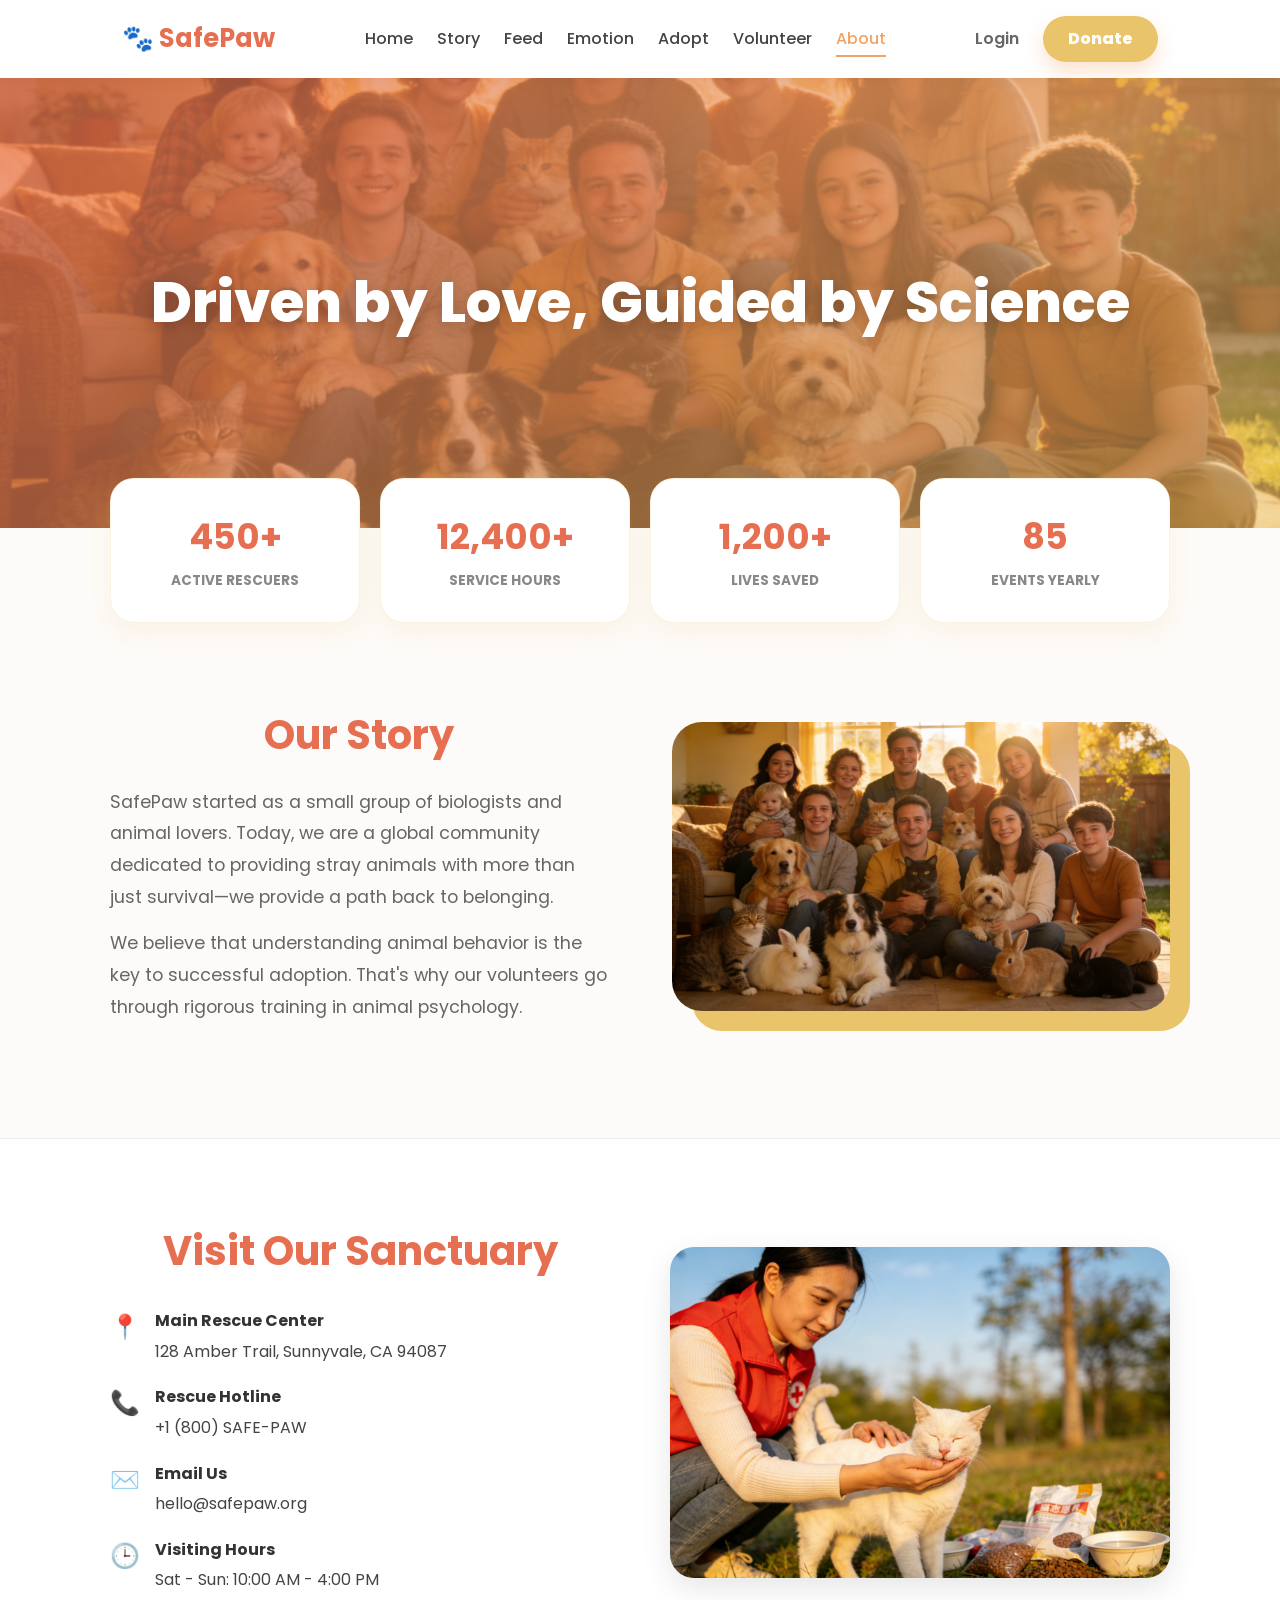
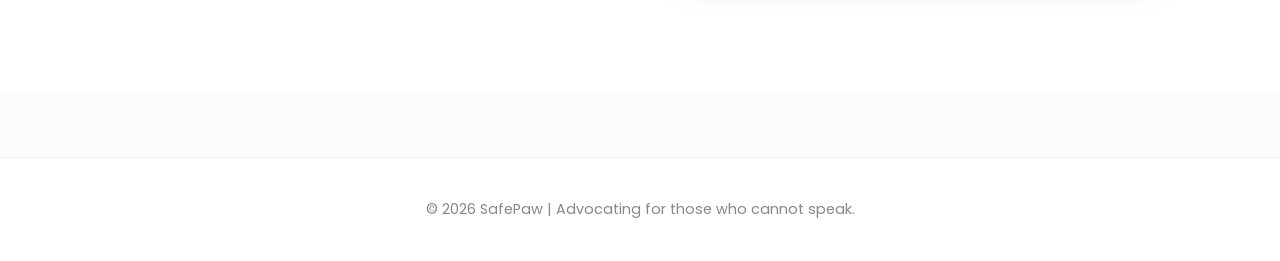
<file: about.html>
<!DOCTYPE html>
<html lang="en">
<head>
    <meta charset="utf-8">
    <meta name="viewport" content="width=device-width,initial-scale=1.0">
    <title>About Us | SafePaw</title>
    <link rel="stylesheet" href="css/style.css">
    <style>
        :root {
            --about-amber: #E9C46A;
            --about-coral: #E76F51;
            --soft-bg: #FDFBF9; /* 与 emotion.html 保持一致 */
        }

        body { background-color: var(--soft-bg); color: #444; margin: 0; }

        /* --- Hero Section --- */
        .about-hero {
            min-height: 50vh;
            background: linear-gradient(135deg, rgba(231,111,81,0.7), rgba(233,196,106,0.5)), 
                        url('images/image_201917.jpg') no-repeat center center/cover;
            display: flex; align-items: center; justify-content: center; text-align: center; color: white;
        }
        .about-hero h1 { font-size: 3.5rem; font-weight: 800; text-shadow: 0 4px 15px rgba(0,0,0,0.2); }

        /* --- 核心数据展示 (新增：救助者、时长、活动) --- */
        .stats-grid {
            display: grid;
            grid-template-columns: repeat(4, 1fr);
            gap: 20px;
            max-width: 1100px;
            margin: -50px auto 80px;
            padding: 0 20px;
        }
        .stat-card {
            background: #fff;
            padding: 30px;
            border-radius: 24px;
            text-align: center;
            box-shadow: 0 10px 30px rgba(233, 196, 106, 0.15);
            border: 1px solid rgba(233, 196, 106, 0.2);
        }
        .stat-card h3 { font-size: 2.2rem; color: var(--about-coral); margin-bottom: 5px; }
        .stat-card p { font-size: 0.85rem; font-weight: 700; color: #888; text-transform: uppercase; }

        /* --- 内容板块 --- */
        .container { max-width: 1100px; margin: 0 auto; padding: 0 20px; }
        .info-row { display: flex; align-items: center; gap: 4rem; margin-bottom: 100px; }
        .info-row:nth-child(even) { flex-direction: row-reverse; }
        .info-text { flex: 1; }
        .info-text h2 { color: var(--about-coral); font-size: 2.5rem; margin-bottom: 20px; }
        .info-text p { font-size: 1.1rem; line-height: 1.8; color: #666; margin-bottom: 15px; }
        .info-img { flex: 1; }
        .info-img img { width: 100%; border-radius: 30px; box-shadow: 20px 20px 0 var(--about-amber); }

        /* --- 联系地址与地图板块 (新增) --- */
        .contact-section {
            background: #fff;
            padding: 80px 0;
            border-top: 1px solid #eee;
        }
        .contact-grid {
            display: grid;
            grid-template-columns: 1fr 1fr;
            gap: 60px;
            align-items: center;
        }
        .address-box h2 { color: var(--about-coral); margin-bottom: 25px; }
        .address-item { display: flex; gap: 15px; margin-bottom: 20px; align-items: flex-start; }
        .address-item .icon { font-size: 1.5rem; }
        .address-item b { display: block; color: #333; margin-bottom: 5px; }

        footer { padding: 40px; text-align: center; color: #888; font-size: 0.9rem; }

        @media (max-width: 768px) {
            .stats-grid { grid-template-columns: repeat(2, 1fr); }
            .info-row, .contact-grid { flex-direction: column; text-align: center; }
            .info-row:nth-child(even) { flex-direction: column; }
        }
    </style>
</head>
<script>
    document.addEventListener('DOMContentLoaded', function() {
    const isLoggedIn = sessionStorage.getItem('isLoggedIn');
    const user = sessionStorage.getItem('userName');
    
    // 自动抓取登录/捐赠按钮
    const loginBtn = document.querySelector('.btn-login') || document.querySelector('.btn-donate-nav');

    if (isLoggedIn === 'true' && loginBtn) {
        loginBtn.innerHTML = `Hi, ${user}`;
        loginBtn.href = "#";
        
        // 应用我们新写的暖黄色类名
        loginBtn.className = 'user-logged-in'; 
        
        loginBtn.onclick = function(e) {
            e.preventDefault();
            if (confirm("🐾 Logout from SafePaw?")) {
                sessionStorage.clear();
                window.location.href = "index.html";
            }
        };
    }
});
</script>

<body>

<header>
    <nav>
        <a href="index.html" class="logo">🐾 SafePaw</a>
        <div class="nav-links">
            <a href="index.html">Home</a>
            <a href="story.html">Story</a>
            <a href="feed.html">Feed</a>
            <a href="emotion.html">Emotion</a>
            <a href="adopt.html">Adopt</a>
            <a href="volunteer.html">Volunteer</a>
            <a href="about.html" class="active">About</a>
        </div>
        <div class="nav-actions" style="display:flex; align-items:center; gap:1.5rem;">
            <a href="login.html" class="btn-login" style="text-decoration:none; color:#666; font-weight:600;">Login</a>
            <a href="donate.html" class="btn" style="background:var(--about-amber); color:white; padding:10px 25px; border-radius:50px; text-decoration:none; font-weight:800;">Donate</a>
        </div>
    </nav>
</header>

<section class="about-hero">
    <h1>Driven by Love, Guided by Science</h1>
</section>

<div class="stats-grid">
    <div class="stat-card"><h3>450+</h3><p>Active Rescuers</p></div>
    <div class="stat-card"><h3>12,400+</h3><p>Service Hours</p></div>
    <div class="stat-card"><h3>1,200+</h3><p>Lives Saved</p></div>
    <div class="stat-card"><h3>85</h3><p>Events Yearly</p></div>
</div>

<div class="container">
    <div class="info-row">
        <div class="info-text">
            <h2>Our Story</h2>
            <p>SafePaw started as a small group of biologists and animal lovers. Today, we are a global community dedicated to providing stray animals with more than just survival—we provide a path back to belonging.</p>
            <p>We believe that understanding animal behavior is the key to successful adoption. That's why our volunteers go through rigorous training in animal psychology.</p>
        </div>
        <div class="info-img">
            <img src="images/image_201917.jpg" alt="Team Work">
        </div>
    </div>
</div>

<section class="contact-section">
    <div class="container">
        <div class="contact-grid">
            <div class="address-box">
                <h2>Visit Our Sanctuary</h2>
                <div class="address-item">
                    <span class="icon">📍</span>
                    <span><b>Main Rescue Center</b>128 Amber Trail, Sunnyvale, CA 94087</span>
                </div>
                <div class="address-item">
                    <span class="icon">📞</span>
                    <span><b>Rescue Hotline</b>+1 (800) SAFE-PAW</span>
                </div>
                <div class="address-item">
                    <span class="icon">✉️</span>
                    <span><b>Email Us</b>hello@safepaw.org</span>
                </div>
                <div class="address-item">
                    <span class="icon">🕒</span>
                    <span><b>Visiting Hours</b>Sat - Sun: 10:00 AM - 4:00 PM</span>
                </div>
            </div>
            <div class="map-placeholder">
                <img src="images/image_b1d6ca.jpg" style="width:100%; border-radius:24px; box-shadow: 0 10px 30px rgba(0,0,0,0.1);" alt="Our Center">
            </div>
        </div>
    </div>
</section>

<footer>
    <p>© 2026 SafePaw | Advocating for those who cannot speak.</p>
</footer>

</body>
</html>
</file>
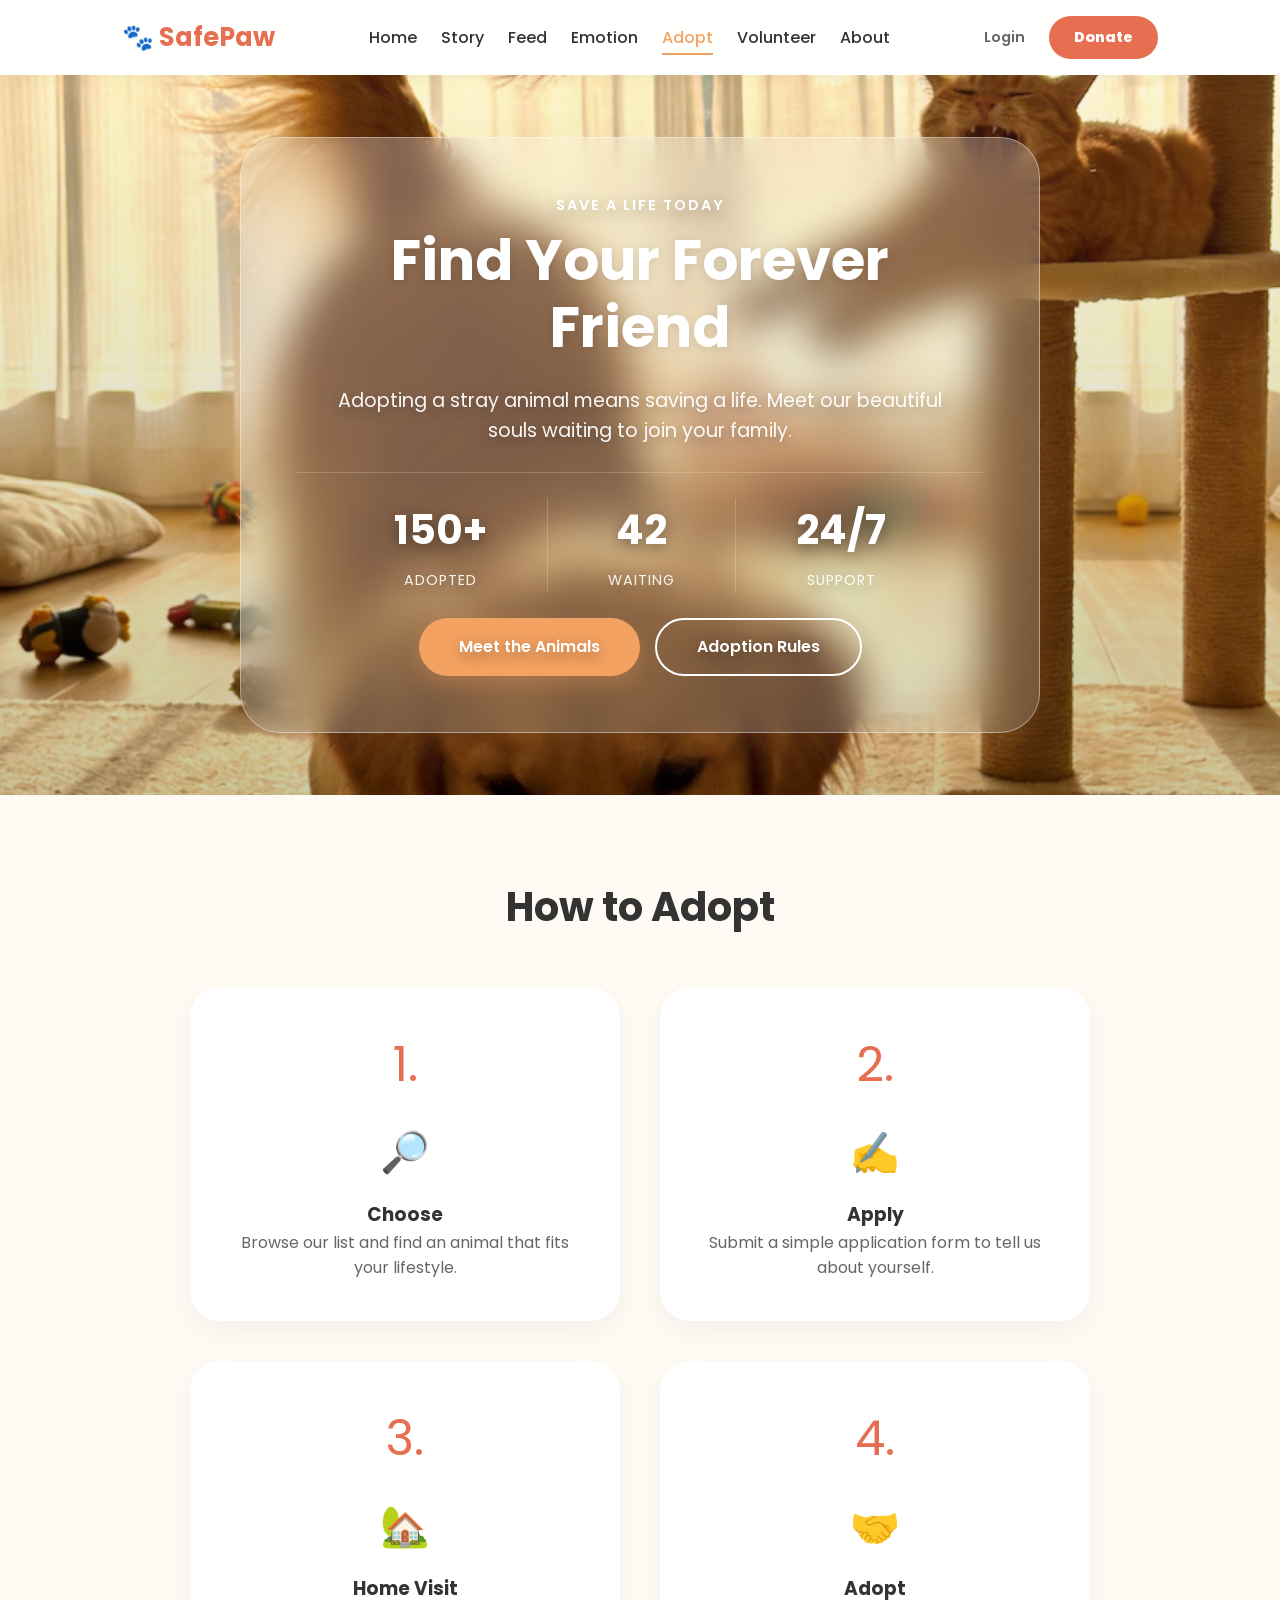
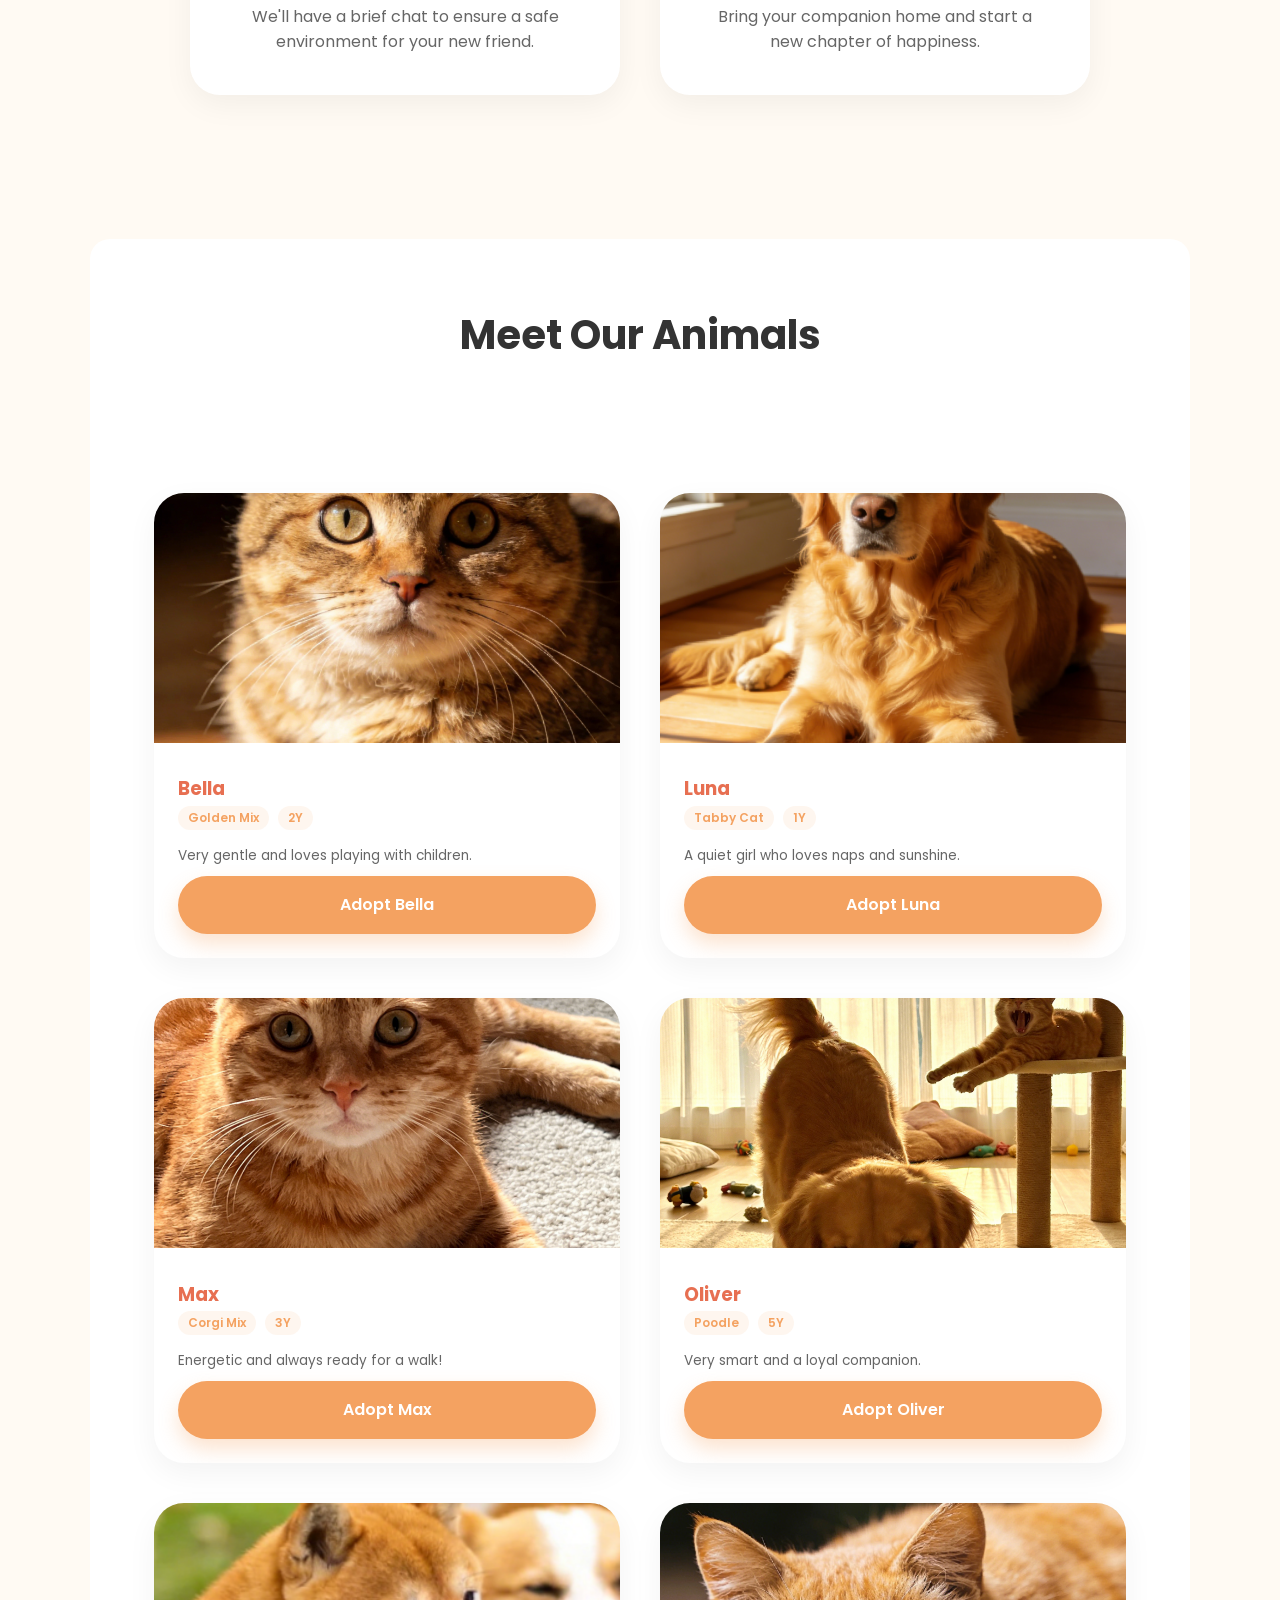
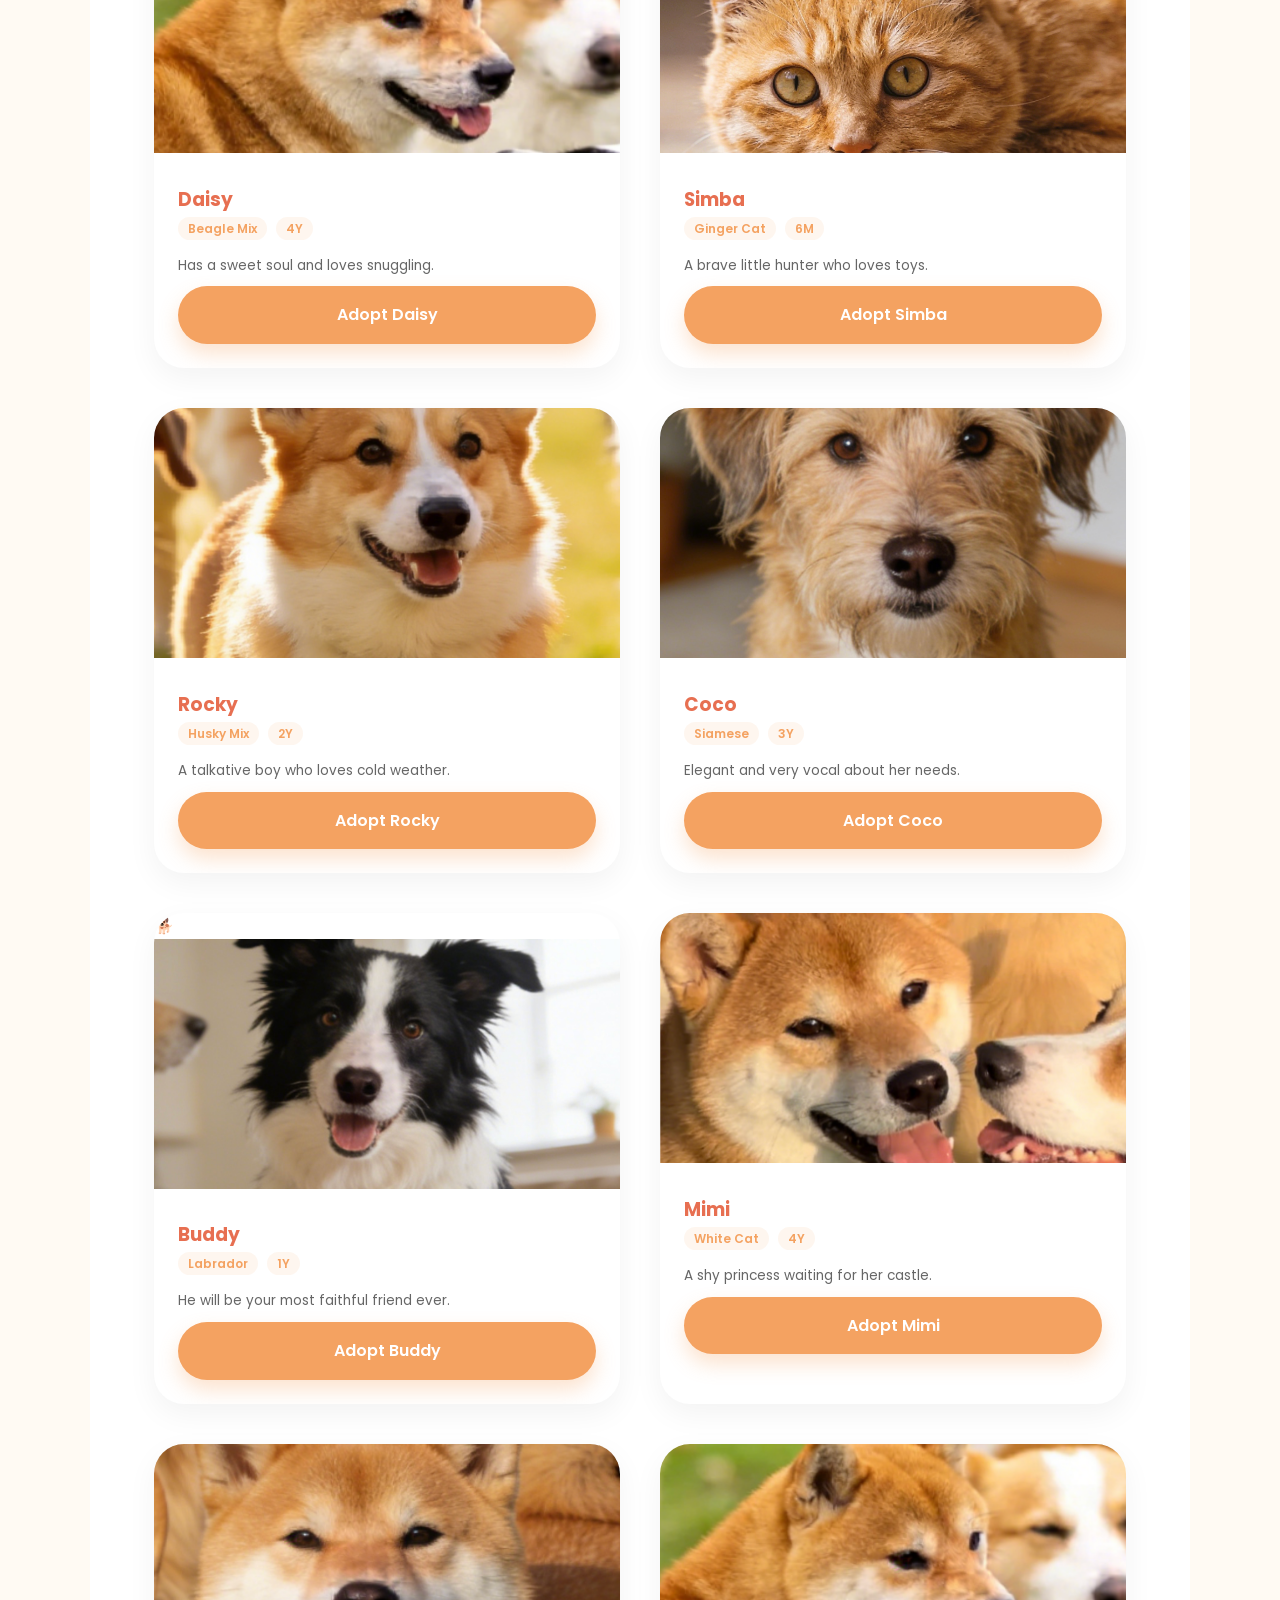
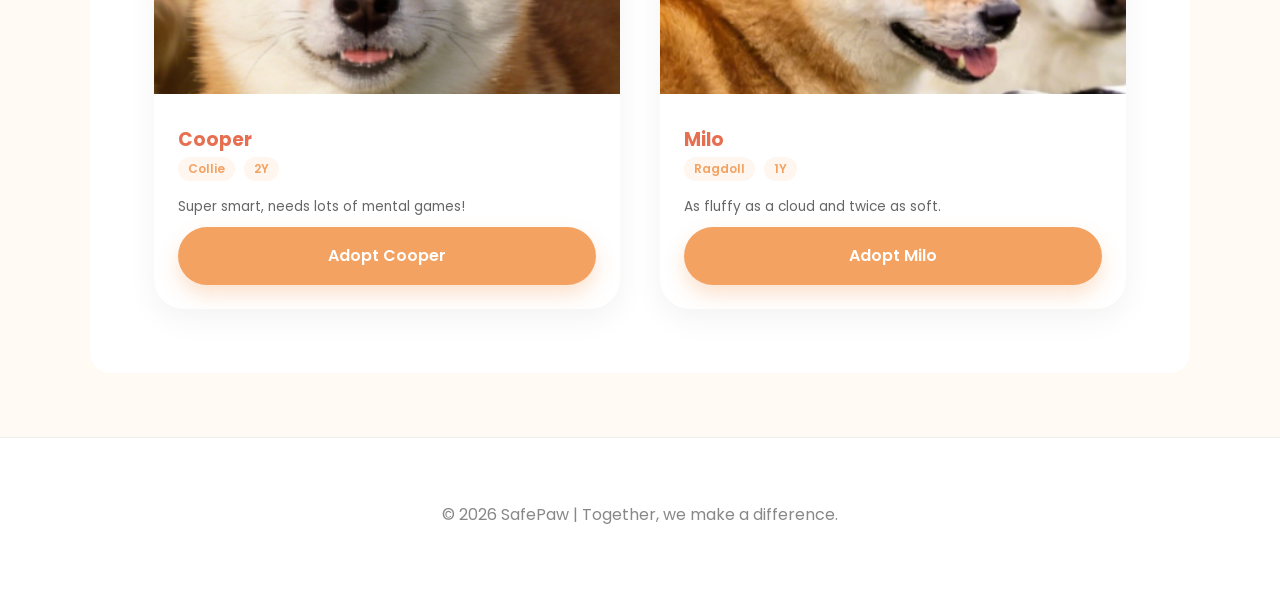
<file: adopt.html>
<!DOCTYPE html>
<html lang="en">
<head>
    <meta charset="UTF-8">
    <meta name="viewport" content="width=device-width, initial-scale=1.0">
    <title>Adopt a Friend | SafePaw</title>
    <link rel="stylesheet" href="css/style.css">
    <script defer src="js/main.js"></script>
    <style>
        /* 针对领养页的额外修饰，填补空隙 */
        .glass-container {
            /* 重点修复：极大地增强文字阴影，使其在亮背景下超级显眼 */
            text-shadow: 0 4px 15px rgba(0,0,0,0.4);
        }

        .stat-box {
            text-align: center;
            padding: 0 20px;
        }
        .stat-number {
            font-size: 2.5rem;
            font-weight: 700;
            color: #fff;
            display: block;
            margin-bottom: 5px;
        }
        .stat-label {
            font-size: 0.9rem;
            opacity: 0.9;
            text-transform: uppercase;
            letter-spacing: 1px;
        }
        .tag {
            display: inline-block;
            padding: 2px 10px;
            border-radius: 20px;
            font-size: 0.75rem;
            background: rgba(244, 162, 97, 0.1);
            color: var(--main-color);
            margin-right: 5px;
            margin-bottom: 5px;
            font-weight: 600;
        }

        /* 统一卡片高度 */
        .update-card {
            height: 100%;
            display: flex;
            flex-direction: column;
        }
        .update-card img {
            height: 250px;
            object-fit: cover;
        }
    </style>
</head>
<script>
    document.addEventListener('DOMContentLoaded', function() {
    const isLoggedIn = sessionStorage.getItem('isLoggedIn');
    const user = sessionStorage.getItem('userName');
    
    // 自动抓取登录/捐赠按钮
    const loginBtn = document.querySelector('.btn-login') || document.querySelector('.btn-donate-nav');

    if (isLoggedIn === 'true' && loginBtn) {
        loginBtn.innerHTML = `Hi, ${user}`;
        loginBtn.href = "#";
        
        // 应用我们新写的暖黄色类名
        loginBtn.className = 'user-logged-in'; 
        
        loginBtn.onclick = function(e) {
            e.preventDefault();
            if (confirm("🐾 Logout from SafePaw?")) {
                sessionStorage.clear();
                window.location.href = "index.html";
            }
        };
    }
});
</script>

<body>

<header>
  <nav>
    <div class="logo">🐾 SafePaw</div>
    <div class="nav-links">
      <a href="index.html">Home</a>
      <a href="story.html">Story</a>
      <a href="feed.html">Feed</a>
      <a href="emotion.html">Emotion</a>
      <a href="adopt.html">Adopt</a>
      <a href="volunteer.html">Volunteer</a>
      <a href="about.html">About</a>
    </div>
    <div class="nav-actions" style="display:flex; align-items:center; gap:1.5rem;">
      <a href="login.html" class="btn-login" style="text-decoration:none; color:#666; font-weight:600; font-size:0.9rem;">Login</a>
      <a href="donate.html" class="btn-donate-nav" style="background:var(--accent-color); color:white; padding:10px 25px; border-radius:50px; text-decoration:none; font-weight:800; font-size:0.9rem; transition:0.3s;">Donate</a>
    </div>
  </nav>
</header>

<section class="adopt-hero hero" style="min-height: 80vh; background-image: linear-gradient(rgba(244, 162, 97, 0.1), rgba(0, 0, 0, 0.2)), url('images/adopt-hero-bg.jpg'); display: flex; align-items: center; justify-content: center;">
    <div class="glass-container fade-in visible" style="margin-top: 0; transform: none;">
        <span style="text-transform: uppercase; letter-spacing: 2px; font-size: 0.9rem; font-weight: 600; color: #fff; margin-bottom: 10px; display: block;">Save a Life Today</span>
        <h1 style="font-size: 3.5rem; line-height: 1.2;">Find Your Forever Friend</h1>
        <p style="font-size: 1.2rem; max-width: 650px; margin: 0 auto;">Adopting a stray animal means saving a life. Meet our beautiful souls waiting to join your family.</p>
        
        <div style="display: flex; justify-content: center; gap: 40px; margin: 25px 0; border-top: 1px solid rgba(255,255,255,0.2); padding-top: 25px;">
            <div class="stat-box">
                <span class="stat-number">150+</span>
                <span class="stat-label">Adopted</span>
            </div>
            <div style="width: 1px; background: rgba(255,255,255,0.2);"></div>
            <div class="stat-box">
                <span class="stat-number">42</span>
                <span class="stat-label">Waiting</span>
            </div>
            <div style="width: 1px; background: rgba(255,255,255,0.2);"></div>
            <div class="stat-box">
                <span class="stat-number">24/7</span>
                <span class="stat-label">Support</span>
            </div>
        </div>

        <div style="display:flex; justify-content: center; gap: 15px;">
            <a href="#friends" class="btn">Meet the Animals</a>
            <a href="about.html" class="btn-outline" style="border-color:#fff; color:#fff;">Adoption Rules</a>
        </div>
    </div>
</section>

<section class="section-inner fade-in">
    <h2 style="text-align: center; margin-bottom: 3rem;">How to Adopt</h2>
    <div class="card-grid" style="display: grid; grid-template-columns: repeat(2, 1fr); gap: 2.5rem; max-width: 900px; margin: 0 auto;">
        
        <div class="update-card" style="background:#fff; border-radius:30px; padding: 2.5rem; text-align: center; box-shadow: 0 10px 30px rgba(0,0,0,0.05); transition: 0.4s;">
            <div style="font-size: 3rem; margin-bottom: 1rem; color: #E76F51;">1.</div>
            <div style="font-size: 2.5rem; margin-bottom: 1rem;">🔎</div>
            <h3>Choose</h3>
            <p style="color:#666;">Browse our list and find an animal that fits your lifestyle.</p>
        </div>

        <div class="update-card" style="background:#fff; border-radius:30px; padding: 2.5rem; text-align: center; box-shadow: 0 10px 30px rgba(0,0,0,0.05); transition: 0.4s;">
            <div style="font-size: 3rem; margin-bottom: 1rem; color: #E76F51;">2.</div>
            <div style="font-size: 2.5rem; margin-bottom: 1rem;">✍️</div>
            <h3>Apply</h3>
            <p style="color:#666;">Submit a simple application form to tell us about yourself.</p>
        </div>

        <div class="update-card" style="background:#fff; border-radius:30px; padding: 2.5rem; text-align: center; box-shadow: 0 10px 30px rgba(0,0,0,0.05); transition: 0.4s;">
            <div style="font-size: 3rem; margin-bottom: 1rem; color: #E76F51;">3.</div>
            <div style="font-size: 2.5rem; margin-bottom: 1rem;">🏡</div>
            <h3>Home Visit</h3>
            <p style="color:#666;">We'll have a brief chat to ensure a safe environment for your new friend.</p>
        </div>

        <div class="update-card" style="background:#fff; border-radius:30px; padding: 2.5rem; text-align: center; box-shadow: 0 10px 30px rgba(0,0,0,0.05); transition: 0.4s;">
            <div style="font-size: 3rem; margin-bottom: 1rem; color: #E76F51;">4.</div>
            <div style="font-size: 2.5rem; margin-bottom: 1rem;">🤝</div>
            <h3>Adopt</h3>
            <p style="color:#666;">Bring your companion home and start a new chapter of happiness.</p>
        </div>
    </div>
</section>

<section id="friends" class="section-inner fade-in" style="background: white; border-radius: 20px; padding: 4rem; margin-top: 4rem; box-shadow: var(--shadow-sm);">
    <div style="text-align: center; margin-bottom: 3rem;">
        <h2>Meet Our Animals</h2>
        <div style="margin-top: 1rem;">
            <button class="btn-outline active" style="padding: 5px 20px; font-size: 0.9rem;">All</button>
            <button class="btn-outline" style="padding: 5px 20px; font-size: 0.9rem;">Dogs</button>
            <button class="btn-outline" style="padding: 5px 20px; font-size: 0.9rem;">Cats</button>
        </div>
    </div>

   <div class="card-grid">
        <div class="update-card">
            <div class="img-container"><img src="images/bella.jpg" alt="Bella" onerror="this.style.display='none'"></div>
            <div style="padding: 1.5rem;">
                <h3 style="color: #E76F51;">Bella</h3>
                <span class="tag">Golden Mix</span> <span class="tag">2Y</span>
                <p style="margin: 10px 0; color: #666; font-size: 0.85rem;">Very gentle and loves playing with children.</p>
                <a href="apply-adopt.html?pet=Bella" class="btn" style="width:100%; text-align:center;">Adopt Bella</a>
            </div>
        </div>

        <div class="update-card">
            <div class="img-container"><img src="images/luna.jpg" alt="Luna" onerror="this.style.display='none'"></div>
            <div style="padding: 1.5rem;">
                <h3 style="color: #E76F51;">Luna</h3>
                <span class="tag">Tabby Cat</span> <span class="tag">1Y</span>
                <p style="margin: 10px 0; color: #666; font-size: 0.85rem;">A quiet girl who loves naps and sunshine.</p>
                <a href="apply-adopt.html?pet=Luna" class="btn" style="width:100%; text-align:center;">Adopt Luna</a>
            </div>
        </div>

        <div class="update-card">
            <div class="img-container"><img src="images/max.jpg" alt="Max" onerror="this.style.display='none'"></div>
            <div style="padding: 1.5rem;">
                <h3 style="color: #E76F51;">Max</h3>
                <span class="tag">Corgi Mix</span> <span class="tag">3Y</span>
                <p style="margin: 10px 0; color: #666; font-size: 0.85rem;">Energetic and always ready for a walk!</p>
                <a href="apply-adopt.html?pet=Max" class="btn" style="width:100%; text-align:center;">Adopt Max</a>
            </div>
        </div>

        <div class="update-card">
            <div class="img-container"><img src="images/oliver.jpg" alt="Oliver" onerror="this.style.display='none'"></div>
            <div style="padding: 1.5rem;">
                <h3 style="color: #E76F51;">Oliver</h3>
                <span class="tag">Poodle</span> <span class="tag">5Y</span>
                <p style="margin: 10px 0; color: #666; font-size: 0.85rem;">Very smart and a loyal companion.</p>
                <a href="apply-adopt.html?pet=Oliver" class="btn" style="width:100%; text-align:center;">Adopt Oliver</a>
            </div>
        </div>

        <div class="update-card">
            <div class="img-container"><img src="images/milo.jpg" alt="Daisy" onerror="this.style.display='none'"></div>
            <div style="padding: 1.5rem;">
                <h3 style="color: #E76F51;">Daisy</h3>
                <span class="tag">Beagle Mix</span> <span class="tag">4Y</span>
                <p style="margin: 10px 0; color: #666; font-size: 0.85rem;">Has a sweet soul and loves snuggling.</p>
                <a href="apply-adopt.html?pet=Daisy" class="btn" style="width:100%; text-align:center;">Adopt Daisy</a>
            </div>
        </div>

        <div class="update-card">
            <div class="img-container"><img src="images/simba.jpg" alt="Simba" onerror="this.style.display='none'"></div>
            <div style="padding: 1.5rem;">
                <h3 style="color: #E76F51;">Simba</h3>
                <span class="tag">Ginger Cat</span> <span class="tag">6M</span>
                <p style="margin: 10px 0; color: #666; font-size: 0.85rem;">A brave little hunter who loves toys.</p>
                <a href="apply-adopt.html?pet=Simba" class="btn" style="width:100%; text-align:center;">Adopt Simba</a>
            </div>
        </div>

        <div class="update-card">
            <div class="img-container"><img src="images/rocky.jpg" alt="Rocky" onerror="this.style.display='none'"></div>
            <div style="padding: 1.5rem;">
                <h3 style="color: #E76F51;">Rocky</h3>
                <span class="tag">Husky Mix</span> <span class="tag">2Y</span>
                <p style="margin: 10px 0; color: #666; font-size: 0.85rem;">A talkative boy who loves cold weather.</p>
                <a href="apply-adopt.html?pet=Rocky" class="btn" style="width:100%; text-align:center;">Adopt Rocky</a>
            </div>
        </div>

        <div class="update-card">
            <div class="img-container"><img src="images/coco.jpg" alt="Coco" onerror="this.style.display='none'"></div>
            <div style="padding: 1.5rem;">
                <h3 style="color: #E76F51;">Coco</h3>
                <span class="tag">Siamese</span> <span class="tag">3Y</span>
                <p style="margin: 10px 0; color: #666; font-size: 0.85rem;">Elegant and very vocal about her needs.</p>
                <a href="apply-adopt.html?pet=Coco" class="btn" style="width:100%; text-align:center;">Adopt Coco</a>
            </div>
        </div>

        <div class="update-card">
            <div class="img-container">🐕<img src="images/buddy.jpg" alt="Buddy" onerror="this.style.display='none'"></div>
            <div style="padding: 1.5rem;">
                <h3 style="color: #E76F51;">Buddy</h3>
                <span class="tag">Labrador</span> <span class="tag">1Y</span>
                <p style="margin: 10px 0; color: #666; font-size: 0.85rem;">He will be your most faithful friend ever.</p>
                <a href="apply-adopt.html?pet=Buddy" class="btn" style="width:100%; text-align:center;">Adopt Buddy</a>
            </div>
        </div>

        <div class="update-card">
            <div class="img-container"><img src="images/mimi.jpg" alt="Mimi" onerror="this.style.display='none'"></div>
            <div style="padding: 1.5rem;">
                <h3 style="color: #E76F51;">Mimi</h3>
                <span class="tag">White Cat</span> <span class="tag">4Y</span>
                <p style="margin: 10px 0; color: #666; font-size: 0.85rem;">A shy princess waiting for her castle.</p>
                <a href="apply-adopt.html?pet=Mimi" class="btn" style="width:100%; text-align:center;">Adopt Mimi</a>
            </div>
        </div>

        <div class="update-card">
            <div class="img-container"><img src="images/cooper.jpg" alt="Cooper" onerror="this.style.display='none'"></div>
            <div style="padding: 1.5rem;">
                <h3 style="color: #E76F51;">Cooper</h3>
                <span class="tag">Collie</span> <span class="tag">2Y</span>
                <p style="margin: 10px 0; color: #666; font-size: 0.85rem;">Super smart, needs lots of mental games!</p>
                <a href="apply-adopt.html?pet=Cooper" class="btn" style="width:100%; text-align:center;">Adopt Cooper</a>
            </div>
        </div>

        <div class="update-card">
            <div class="img-container"><img src="images/milo.jpg" alt="Milo" onerror="this.style.display='none'"></div>
            <div style="padding: 1.5rem;">
                <h3 style="color: #E76F51;">Milo</h3>
                <span class="tag">Ragdoll</span> <span class="tag">1Y</span>
                <p style="margin: 10px 0; color: #666; font-size: 0.85rem;">As fluffy as a cloud and twice as soft.</p>
                <a href="apply-adopt.html?pet=Milo" class="btn" style="width:100%; text-align:center;">Adopt Milo</a>
            </div>
        </div>
    </div>
</section>
<footer>
    <p>© 2026 SafePaw | Together, we make a difference.</p> 
</footer>

</body>
</html>
</file>
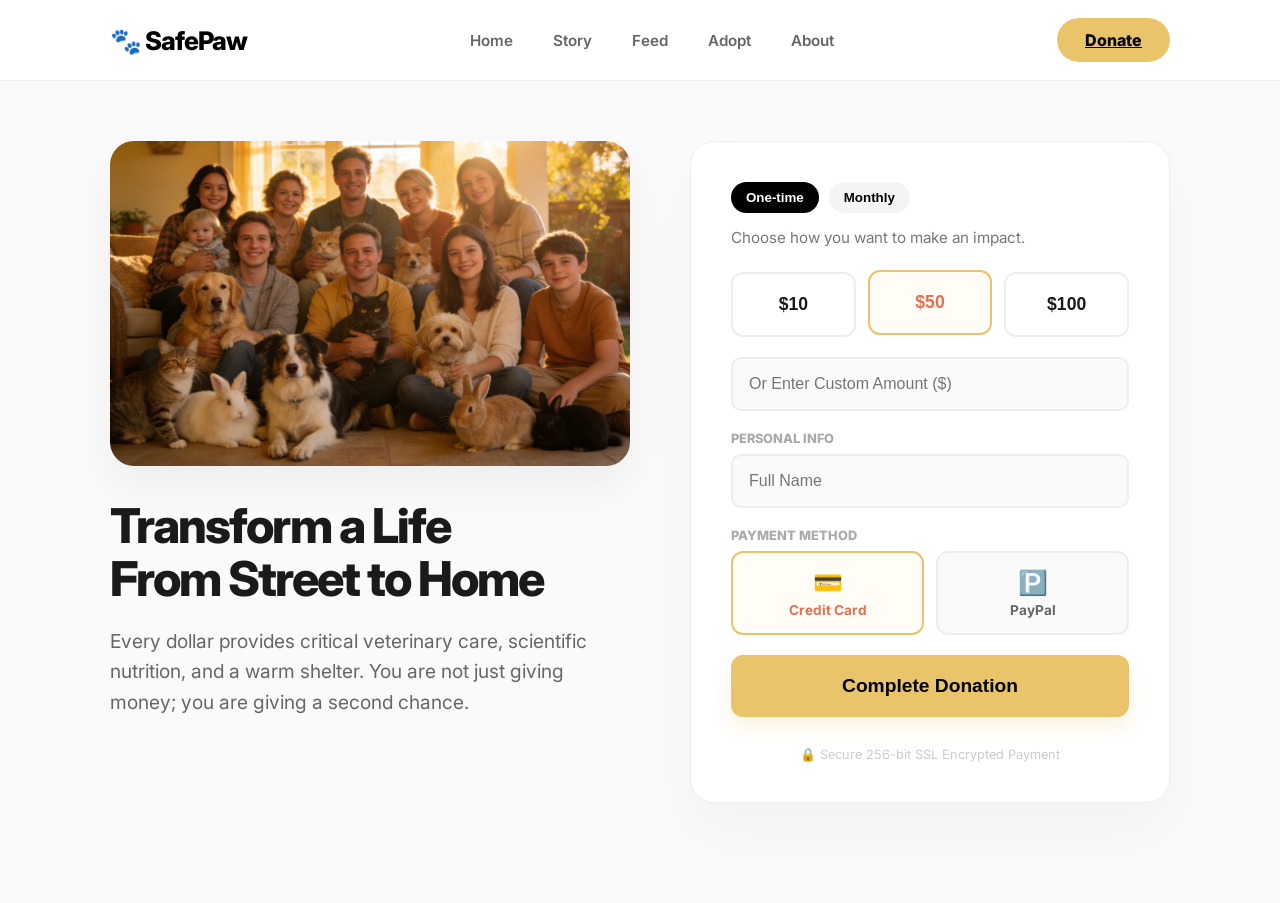
<file: donate.html>
<!DOCTYPE html>
<html lang="en">
<head>
    <meta charset="utf-8">
    <meta name="viewport" content="width=device-width,initial-scale=1.0">
    <title>Make an Impact | Support SafePaw</title>
    <link href="https://fonts.googleapis.com/css2?family=Inter:wght@400;600;800&display=swap" rel="stylesheet">
    
    <style>
        /* --- 现代简约设计变量体系 --- */
        :root {
            /* 核心行动色 (琥珀金) */
            --brand-primary: #E9C46A; 
            --brand-hover: #E76F51; /* 珊瑚红 */
            
            /* 中性色调 */
            --text-main: #1A1A1A;     /* 接近纯黑，提升可读性 */
            --text-muted: #666666;
            --border-light: #EEEEEE;
            --bg-body: #FAFAFA;       /* 极淡灰背景 */
            --bg-card: #FFFFFF;
            
            /* 布局变量 */
            --container-width: 1100px;
            --form-width: 480px; /* 聚焦表单宽度 */
        }

        /* --- 基础复位 --- */
        * { margin: 0; padding: 0; box-sizing: border-box; }
        body { 
            font-family: 'Inter', -apple-system, sans-serif; 
            background-color: var(--bg-body); 
            color: var(--text-main); 
            -webkit-font-smoothing: antialiased; /* 字体抗锯齿 */
        }

        /* --- 主流通栏导航 --- */
        header { 
            background: rgba(255,255,255,0.9); 
            backdrop-filter: blur(10px); /* 磨砂玻璃效果 */
            border-bottom: 1px solid var(--border-light); 
            position: sticky; top: 0; z-index: 1000; 
        }
        nav { 
            max-width: var(--container-width); 
            margin: 0 auto; 
            display: flex; justify-content: space-between; align-items: center; 
            height: 80px; padding: 0 20px; 
        }
        .logo { font-size: 1.6rem; font-weight: 800; color: #000; text-decoration: none; letter-spacing: -1px; }
        .nav-links a { margin: 0 18px; text-decoration: none; color: var(--text-muted); font-weight: 600; font-size: 0.95rem; }
        .nav-links a:hover { color: #000; }
        .btn-donate-nav { 
            background: var(--brand-primary); color: #000 !important; 
            padding: 12px 28px; border-radius: 50px; font-weight: 800; 
            transition: 0.2s;
        }
        .btn-donate-nav:hover { background: var(--brand-hover); color: #fff !important; }

        /* --- 主体内容区 --- */
        main { 
            max-width: var(--container-width); 
            margin: 60px auto 100px; 
            padding: 0 20px; 
            display: flex; gap: 60px; /* 左右间距 */
            align-items: flex-start;
        }

        /* --- 左侧：情感化内容 (参考原图逻辑但更现代) --- */
        .donate-content { flex: 1; }
        .donate-content img { 
            width: 100%; border-radius: 24px; 
            aspect-ratio: 16/10; object-fit: cover; 
            margin-bottom: 30px;
            box-shadow: 0 20px 40px rgba(0,0,0,0.05);
        }
        .donate-content h1 { font-size: 3rem; font-weight: 800; letter-spacing: -2px; line-height: 1.1; margin-bottom: 20px; }
        .donate-content p { color: var(--text-muted); font-size: 1.2rem; line-height: 1.6; }

        /* --- 右侧：聚焦捐赠卡片 (核心复刻) --- */
        .donate-card { 
            width: var(--form-width); 
            background: var(--bg-card); 
            padding: 40px; 
            border-radius: 24px; 
            border: 1px solid var(--border-light);
            box-shadow: 0 30px 60px rgba(0,0,0,0.03); /* 极淡阴影提升浮动感 */
            position: sticky; top: 120px; /* 随滚动悬停 */
        }

        /* 金额预设 (复刻参考：$10, $50, $100) */
        .amount-selector {
            display: grid; grid-template-columns: repeat(3, 1fr); gap: 12px; margin-bottom: 20px;
        }
        .amount-opt {
            border: 2px solid var(--border-light);
            background: none;
            padding: 20px 10px;
            border-radius: 12px;
            font-weight: 800; font-size: 1.1rem; color: var(--text-main);
            cursor: pointer; transition: 0.2s;
            text-align: center;
        }
        .amount-opt:hover, .amount-opt.active {
            border-color: var(--brand-primary);
            background-color: #FFFDF5;
            color: var(--brand-hover);
            transform: translateY(-2px);
        }

        /* 表单控件复刻 */
        .field-group { margin-bottom: 20px; text-align: left; }
        .field-label { display: block; font-size: 0.8rem; font-weight: 800; color: #AAA; text-transform: uppercase; margin-bottom: 8px; }
        .input-control {
            width: 100%; padding: 16px; 
            border: 2px solid var(--border-light); 
            border-radius: 10px; font-size: 1rem; 
            background-color: #FAFAFA;
            outline: none; transition: 0.2s;
        }
        .input-control:focus { border-color: var(--brand-primary); background: #fff; }

        /* 支付方式交互 (核心修改) */
        .payment-methods-grid {
            display: grid; grid-template-columns: 1fr 1fr; gap: 12px; margin-bottom: 15px;
        }
        .pay-option input { display: none; } /* 隐藏原生 radio */
        .pay-card-content {
            display: flex; flex-direction: column; align-items: center; 
            padding: 15px; border: 2px solid var(--border-light); 
            border-radius: 12px; cursor: pointer; transition: 0.2s;
            background: #FAFAFA;
        }
        .pay-card-content:hover { background: #FDFDFD; }
        .pay-card-content .icon { font-size: 1.5rem; margin-bottom: 5px; }
        .pay-card-content .text { font-size: 0.85rem; font-weight: 700; color: var(--text-muted); }
        
        /* 选中状态 */
        .pay-option input:checked + .pay-card-content {
            border-color: var(--brand-primary);
            background-color: #FFFDF5;
        }
        .pay-option input:checked + .pay-card-content .text { color: var(--brand-hover); }

        /* 提交按钮 */
        .btn-submit {
            width: 100%; padding: 20px; 
            background-color: var(--brand-primary); 
            color: #000; border: none; 
            border-radius: 12px; font-size: 1.2rem; font-weight: 800; 
            cursor: pointer; transition: 0.2s; 
            box-shadow: 0 10px 20px rgba(233, 196, 106, 0.2);
        }
        .btn-submit:hover {
            background-color: var(--brand-hover); color: #fff;
            transform: translateY(-2px);
            box-shadow: 0 15px 30px rgba(231,111,81,0.2);
        }

        /* 移动端适配 */
        @media (max-width: 900px) {
            main { flex-direction: column; gap: 40px; margin-top: 30px; }
            .donate-card { width: 100%; position: static; padding: 30px 20px; }
            .donate-content h1 { font-size: 2.2rem; }
        }
    </style>
</head>
<script>
   document.addEventListener('DOMContentLoaded', function() {
    const isLoggedIn = sessionStorage.getItem('isLoggedIn');
    const user = sessionStorage.getItem('userName');
    
    // 自动抓取登录/捐赠按钮
    const loginBtn = document.querySelector('.btn-login') || document.querySelector('.btn-donate-nav');

    if (isLoggedIn === 'true' && loginBtn) {
        loginBtn.innerHTML = `Hi, ${user}`;
        loginBtn.href = "#";
        
        // 应用我们新写的暖黄色类名
        loginBtn.className = 'user-logged-in'; 
        
        loginBtn.onclick = function(e) {
            e.preventDefault();
            if (confirm("🐾 Logout from SafePaw?")) {
                sessionStorage.clear();
                window.location.href = "index.html";
            }
        };
    }
});
</script>

<body>

<header>
    <nav>
        <a href="index.html" class="logo">🐾 SafePaw</a>
        <div class="nav-links">
            <a href="index.html">Home</a>
            <a href="story.html">Story</a>
            <a href="feed.html">Feed</a>
            <a href="adopt.html">Adopt</a>
            <a href="about.html">About</a>
        </div>
        <a href="donate.html" class="btn-donate-nav">Donate</a>
    </nav>
</header>

<main>
    <div class="donate-content">
        <img src="images/image_201917.jpg" alt="A lovely rescued dog waiting for help">
        <h1>Transform a Life<br>From Street to Home</h1>
        <p>Every dollar provides critical veterinary care, scientific nutrition, and a warm shelter. You are not just giving money; you are giving a second chance.</p>
    </div>

    <div class="donate-card">
        <div class="form-header" style="margin-bottom: 25px;">
            <div class="freq-toggle" style="display:flex; gap:10px; margin-bottom: 15px;">
                <button type="button" class="freq-btn active" style="background:#000; color:#fff; border:none; padding:8px 15px; border-radius:50px; cursor:pointer; font-weight:600;">One-time</button>
                <button type="button" class="freq-btn" style="background:#f4f4f4; border:none; padding:8px 15px; border-radius:50px; cursor:pointer; font-weight:600;">Monthly</button>
            </div>
            <p style="font-size: 0.95rem; color: #777;">Choose how you want to make an impact.</p>
        </div>

        <form action="#">
            <div class="amount-selector">
                <button type="button" class="amount-opt">$10</button>
                <button type="button" class="amount-opt active">$50</button>
                <button type="button" class="amount-opt">$100</button>
            </div>

            <div class="field-group">
                <input type="number" class="input-control" placeholder="Or Enter Custom Amount ($)">
            </div>

            <div class="field-group">
                <label class="field-label">Personal Info</label>
                <input type="text" class="input-control" placeholder="Full Name" required>
            </div>

            <div class="field-group">
                <label class="field-label">Payment Method</label>
                <div class="payment-methods-grid">
                    <label class="pay-option">
                        <input type="radio" name="pay_method" value="card" checked>
                        <div class="pay-card-content">
                            <span class="icon">💳</span>
                            <span class="text">Credit Card</span>
                        </div>
                    </label>

                    <label class="pay-option">
                        <input type="radio" name="pay_method" value="paypal">
                        <div class="pay-card-content">
                            <span class="icon">🅿️</span>
                            <span class="text">PayPal</span>
                        </div>
                    </label>
                </div>
            </div>

            <button type="submit" class="btn-submit">Complete Donation</button>
        </form>

        <p style="text-align: center; color: #ccc; font-size: 0.8rem; margin-top: 30px;">
            🔒 Secure 256-bit SSL Encrypted Payment
        </p>
    </div>
</main>

<script>
    // 金额点击逻辑
    const amtOpts = document.querySelectorAll('.amount-opt');
    amtOpts.forEach(opt => {
        opt.addEventListener('click', () => {
            amtOpts.forEach(o => o.classList.remove('active'));
            opt.classList.add('active');
        });
    });
</script>

</body>
</html>
</file>
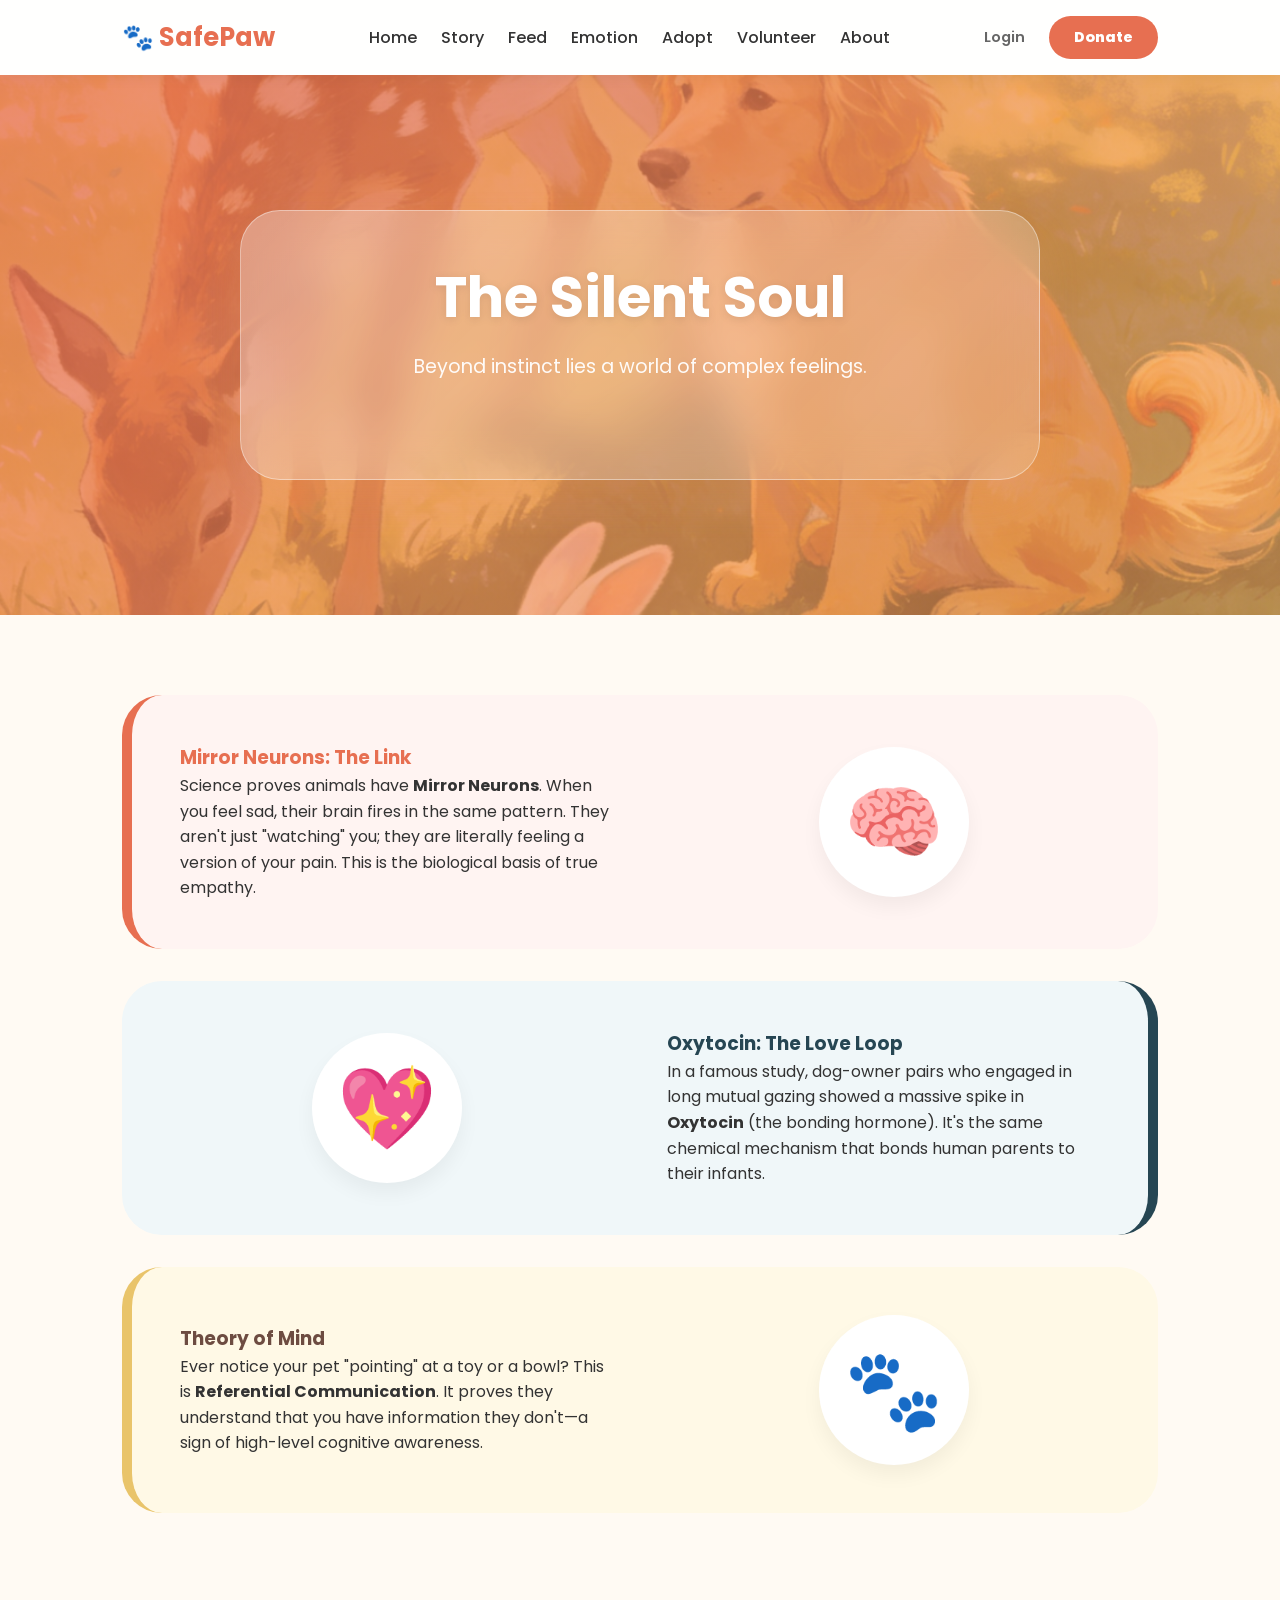
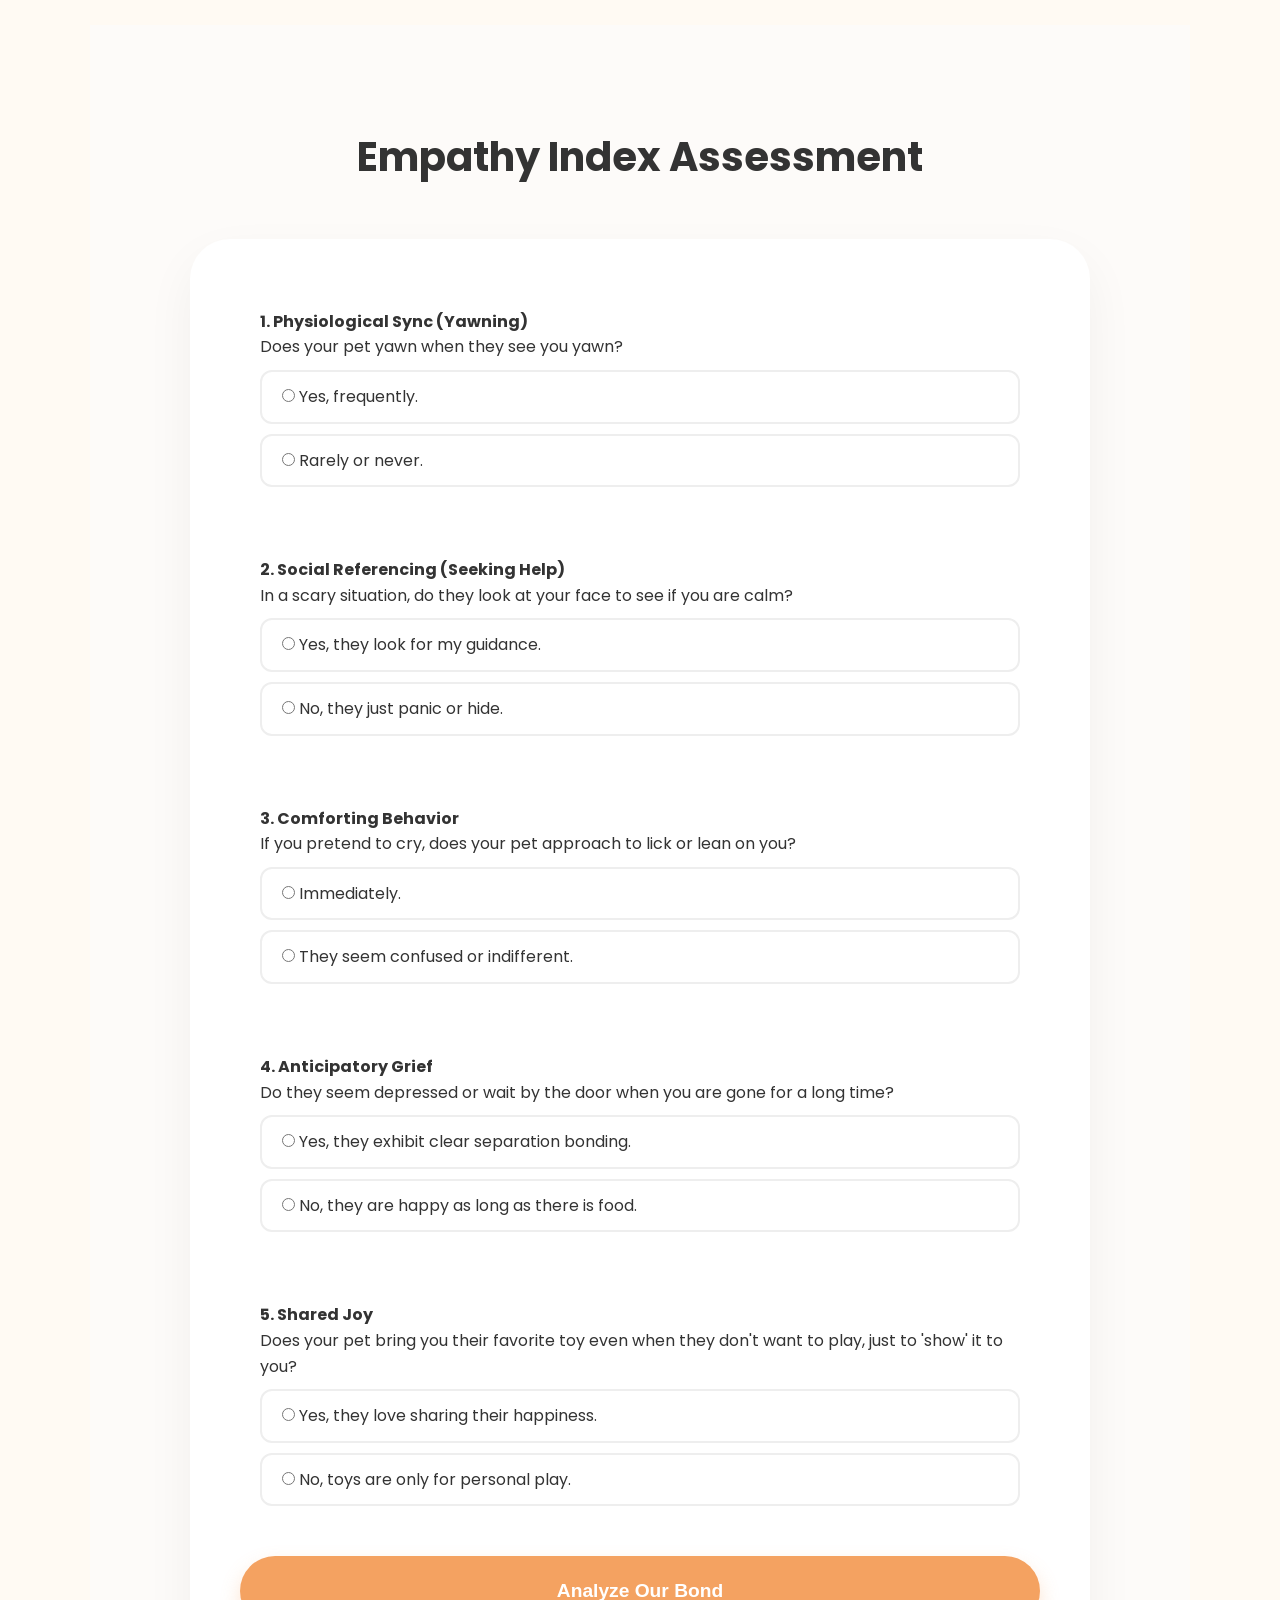
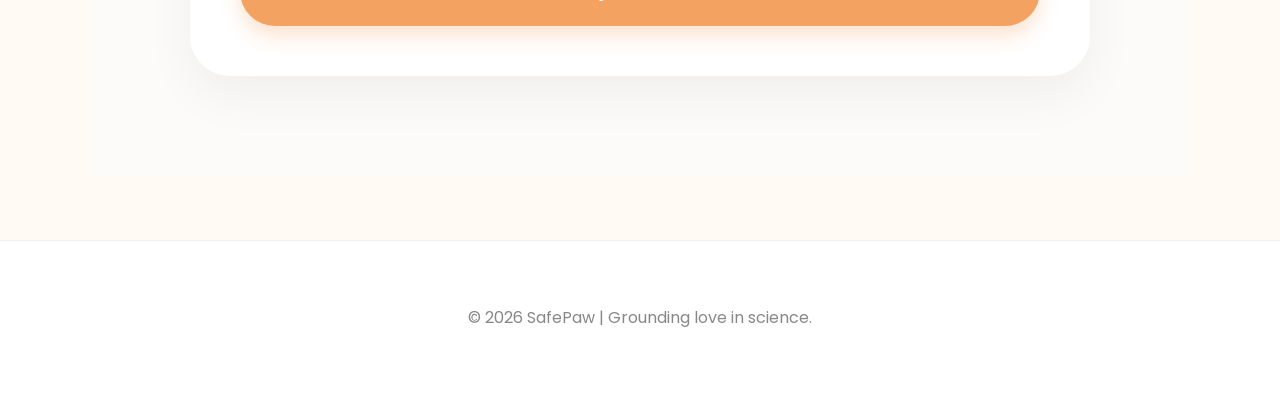
<file: emotion.html>
<!DOCTYPE html>
<html lang="en">
<head>
    <meta charset="utf-8">
    <meta name="viewport" content="width=device-width,initial-scale=1.0">
    <title>The Science of Animal Sentience | SafePaw</title>
    <link rel="stylesheet" href="css/style.css">
    <style>
        :root {
            --primary-accent: #E76F51; /* 温暖的琥珀橙 */
            --science-navy: #264653;   /* 深邃的科学蓝 */
            --soft-bg: #FDFBF9;        /* 奶白色背景 */
            --cat-pink: #FFB5A7;       /* 治愈粉 */
        }

        .emotion-hero {
            min-height: 60vh;
            /* 渐变色：从深橙到暖粉 */
            background: linear-gradient(135deg, rgba(231,111,81,0.8), rgba(244,162,97,0.6)), 
                        url('images/emotion-hero-bg.jpg') no-repeat center center/cover;
            display: flex; align-items: center; justify-content: center; text-align: center; color: white;
        }

        /* 告别灰色！使用有颜色的卡片 */
        .info-block { padding: 60px 0; }
        .info-grid { 
            display: grid; grid-template-columns: 1fr 1fr; gap: 4rem; align-items: center; 
            padding: 3rem; border-radius: 40px; margin-bottom: 2rem;
        }
        .bg-orange { background: #FFF4F2; border-left: 10px solid var(--primary-accent); }
        .bg-blue { background: #F0F7F9; border-right: 10px solid var(--science-navy); direction: rtl; }
        .bg-blue .text-content { direction: ltr; }
        
        .visual-icon { 
            font-size: 5rem; background: white; width: 150px; height: 150px; 
            display: flex; align-items: center; justify-content: center; 
            border-radius: 50%; box-shadow: 0 10px 20px rgba(0,0,0,0.05);
            margin: 0 auto;
        }

        /* 问卷区：更有质感 */
        .survey-card {
            background: white; padding: 50px; border-radius: 40px; 
            box-shadow: 0 20px 50px rgba(0,0,0,0.05); max-width: 900px; margin: 0 auto;
        }
        .question-box { margin-bottom: 30px; text-align: left; padding: 20px; border-radius: 20px; transition: 0.3s; }
        .question-box:hover { background: #FFF9F5; }
        
        .option-item {
            display: block; padding: 12px 20px; border: 2px solid #eee; 
            border-radius: 12px; margin-top: 10px; cursor: pointer; background: white;
        }
        input[type="radio"]:checked + span { color: var(--primary-accent); font-weight: bold; }

        #analysis-report {
            display: none; margin-top: 40px; padding: 40px; border-radius: 30px;
            background: var(--science-navy); color: white; text-align: left;
            border-bottom: 8px solid var(--primary-accent);
        }
    </style>
</head>
<script>
    document.addEventListener('DOMContentLoaded', function() {
    const isLoggedIn = sessionStorage.getItem('isLoggedIn');
    const user = sessionStorage.getItem('userName');
    
    // 自动抓取登录/捐赠按钮
    const loginBtn = document.querySelector('.btn-login') || document.querySelector('.btn-donate-nav');

    if (isLoggedIn === 'true' && loginBtn) {
        loginBtn.innerHTML = `Hi, ${user}`;
        loginBtn.href = "#";
        
        // 应用我们新写的暖黄色类名
        loginBtn.className = 'user-logged-in'; 
        
        loginBtn.onclick = function(e) {
            e.preventDefault();
            if (confirm("🐾 Logout from SafePaw?")) {
                sessionStorage.clear();
                window.location.href = "index.html";
            }
        };
    }
});
</script>

<body>

<header>
  <nav>
    <div class="logo">🐾 SafePaw</div>
    <div class="nav-links">
      <a href="index.html">Home</a>
      <a href="story.html">Story</a>
      <a href="feed.html">Feed</a>
      <a href="emotion.html">Emotion</a>
      <a href="adopt.html">Adopt</a>
      <a href="volunteer.html">Volunteer</a>
      <a href="about.html">About</a>
    </div>
    <div class="nav-actions" style="display:flex; align-items:center; gap:1.5rem;">
      <a href="login.html" class="btn-login" style="text-decoration:none; color:#666; font-weight:600; font-size:0.9rem;">Login</a>
      <a href="donate.html" class="btn-donate-nav" style="background:var(--accent-color); color:white; padding:10px 25px; border-radius:50px; text-decoration:none; font-weight:800; font-size:0.9rem; transition:0.3s;">Donate</a>
    </div>
  </nav>
</header>

<section class="emotion-hero">
    <div class="glass-container visible">
        <h1 style="font-size: 3.5rem; color: white;">The Silent Soul</h1>
        <p style="font-size: 1.2rem;">Beyond instinct lies a world of complex feelings.</p>
    </div>
</section>

<section class="section-inner">
    <div class="info-grid bg-orange">
        <div class="text-content">
            <h3 style="color: var(--primary-accent);">Mirror Neurons: The Link</h3>
            <p>Science proves animals have <strong>Mirror Neurons</strong>. When you feel sad, their brain fires in the same pattern. They aren't just "watching" you; they are literally feeling a version of your pain. This is the biological basis of true empathy.</p>
        </div>
        <div class="visual-icon">🧠</div>
    </div>

    <div class="info-grid bg-blue">
        <div class="text-content">
            <h3 style="color: var(--science-navy);">Oxytocin: The Love Loop</h3>
            <p>In a famous study, dog-owner pairs who engaged in long mutual gazing showed a massive spike in <strong>Oxytocin</strong> (the bonding hormone). It's the same chemical mechanism that bonds human parents to their infants.</p>
        </div>
        <div class="visual-icon">💖</div>
    </div>

    <div class="info-grid bg-orange" style="background: #FFF9E6; border-color: #E9C46A;">
        <div class="text-content">
            <h3 style="color: #6d4c41;">Theory of Mind</h3>
            <p>Ever notice your pet "pointing" at a toy or a bowl? This is <strong>Referential Communication</strong>. It proves they understand that you have information they don't—a sign of high-level cognitive awareness.</p>
        </div>
        <div class="visual-icon">🐾</div>
    </div>
</section>

<section class="section-inner" style="background: var(--soft-bg); padding: 100px 0; text-align: center;">
    <h2 style="margin-bottom: 50px;">Empathy Index Assessment</h2>
    
    <div class="survey-card">
        <div class="question-box">
            <h4>1. Physiological Sync (Yawning)</h4>
            <p>Does your pet yawn when they see you yawn?</p>
            <label class="option-item"><input type="radio" name="q1" value="3"> <span>Yes, frequently.</span></label>
            <label class="option-item"><input type="radio" name="q1" value="1"> <span>Rarely or never.</span></label>
        </div>

        <div class="question-box">
            <h4>2. Social Referencing (Seeking Help)</h4>
            <p>In a scary situation, do they look at your face to see if you are calm?</p>
            <label class="option-item"><input type="radio" name="q2" value="3"> <span>Yes, they look for my guidance.</span></label>
            <label class="option-item"><input type="radio" name="q2" value="1"> <span>No, they just panic or hide.</span></label>
        </div>

        <div class="question-box">
            <h4>3. Comforting Behavior</h4>
            <p>If you pretend to cry, does your pet approach to lick or lean on you?</p>
            <label class="option-item"><input type="radio" name="q3" value="3"> <span>Immediately.</span></label>
            <label class="option-item"><input type="radio" name="q3" value="1"> <span>They seem confused or indifferent.</span></label>
        </div>

        <div class="question-box">
            <h4>4. Anticipatory Grief</h4>
            <p>Do they seem depressed or wait by the door when you are gone for a long time?</p>
            <label class="option-item"><input type="radio" name="q4" value="3"> <span>Yes, they exhibit clear separation bonding.</span></label>
            <label class="option-item"><input type="radio" name="q4" value="1"> <span>No, they are happy as long as there is food.</span></label>
        </div>

        <div class="question-box">
            <h4>5. Shared Joy</h4>
            <p>Does your pet bring you their favorite toy even when they don't want to play, just to 'show' it to you?</p>
            <label class="option-item"><input type="radio" name="q5" value="3"> <span>Yes, they love sharing their happiness.</span></label>
            <label class="option-item"><input type="radio" name="q5" value="1"> <span>No, toys are only for personal play.</span></label>
        </div>

        <button onclick="analyze()" class="btn" style="width: 100%; padding: 1.5rem; font-size: 1.2rem;">Analyze Our Bond</button>

        <div id="analysis-report">
            <h3 id="res-title">Analysis Result</h3>
            <p id="res-text"></p>
        </div>
    </div>
</section>

<script>
    function analyze() {
        const q1 = document.querySelector('input[name="q1"]:checked');
        const q2 = document.querySelector('input[name="q2"]:checked');
        const q3 = document.querySelector('input[name="q3"]:checked');
        const q4 = document.querySelector('input[name="q4"]:checked');
        const q5 = document.querySelector('input[name="q5"]:checked');

        if(!q1 || !q2 || !q3 || !q4 || !q5) {
            alert("Please answer all 5 questions for a scientific result!");
            return;
        }

        const score = parseInt(q1.value) + parseInt(q2.value) + parseInt(q3.value) + parseInt(q4.value) + parseInt(q5.value);
        const report = document.getElementById('analysis-report');
        report.style.display = "block";

        if(score >= 13) {
            document.getElementById('res-title').innerText = "Soul-Level Resonance";
            document.getElementById('res-text').innerText = "Your pet has a high 'Interspecies Empathy Quotient.' They view you as more than a provider; you are their emotional North Star. This bond is built on complex neurological synchronization.";
        } else if(score >= 9) {
            document.getElementById('res-title').innerText = "Healthy Companionship";
            document.getElementById('res-text').innerText = "You have a secure, functional bond. Your pet is observant and loyal, though they maintain a healthy level of species-specific independence. This is a very stable relationship.";
        } else {
            document.getElementById('res-title').innerText = "Instinct-Driven Bond";
            document.getElementById('res-text').innerText = "Your pet is primarily focused on environmental stability and instinct. While they feel safe with you, their emotional world is more primitive. More shared play-time could deepen your empathy loop!";
        }
        report.scrollIntoView({ behavior: 'smooth' });
    }
</script>

<footer><p>© 2026 SafePaw | Grounding love in science.</p></footer>
</body>
</html>
</file>
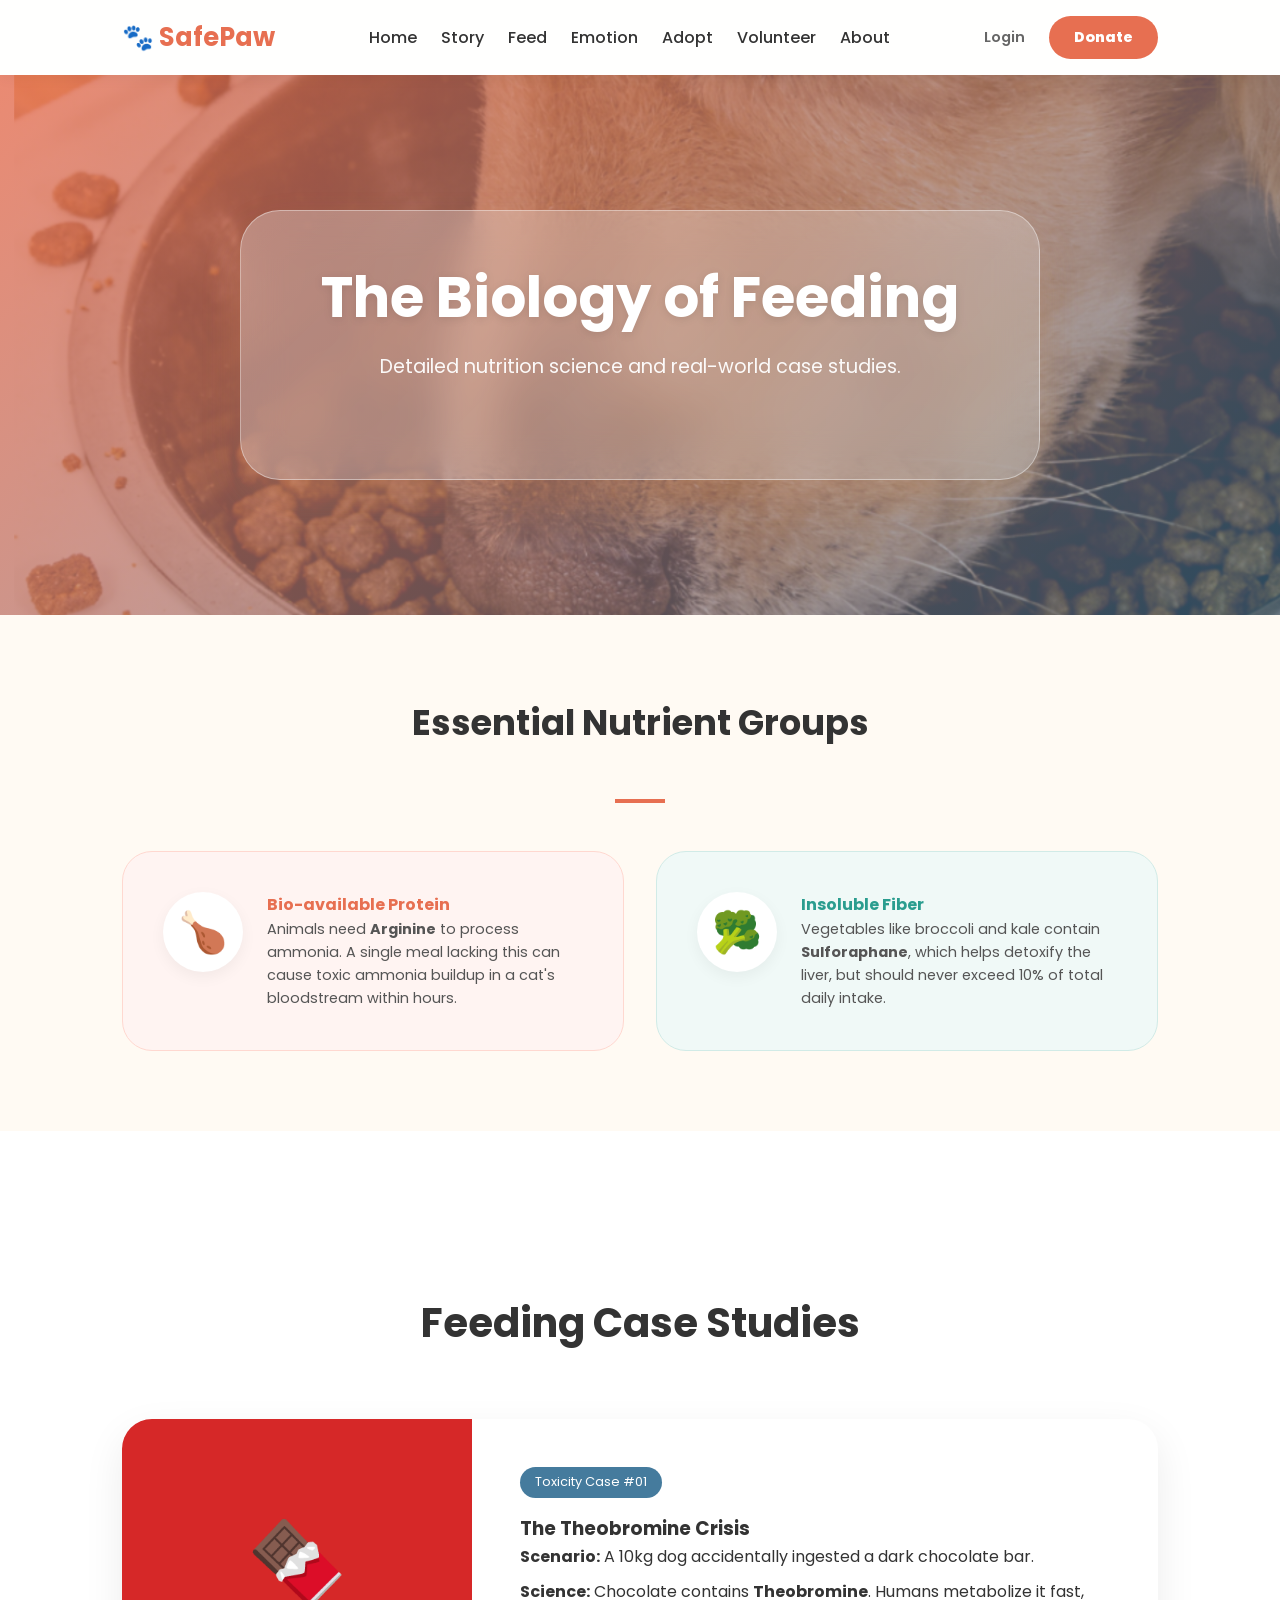
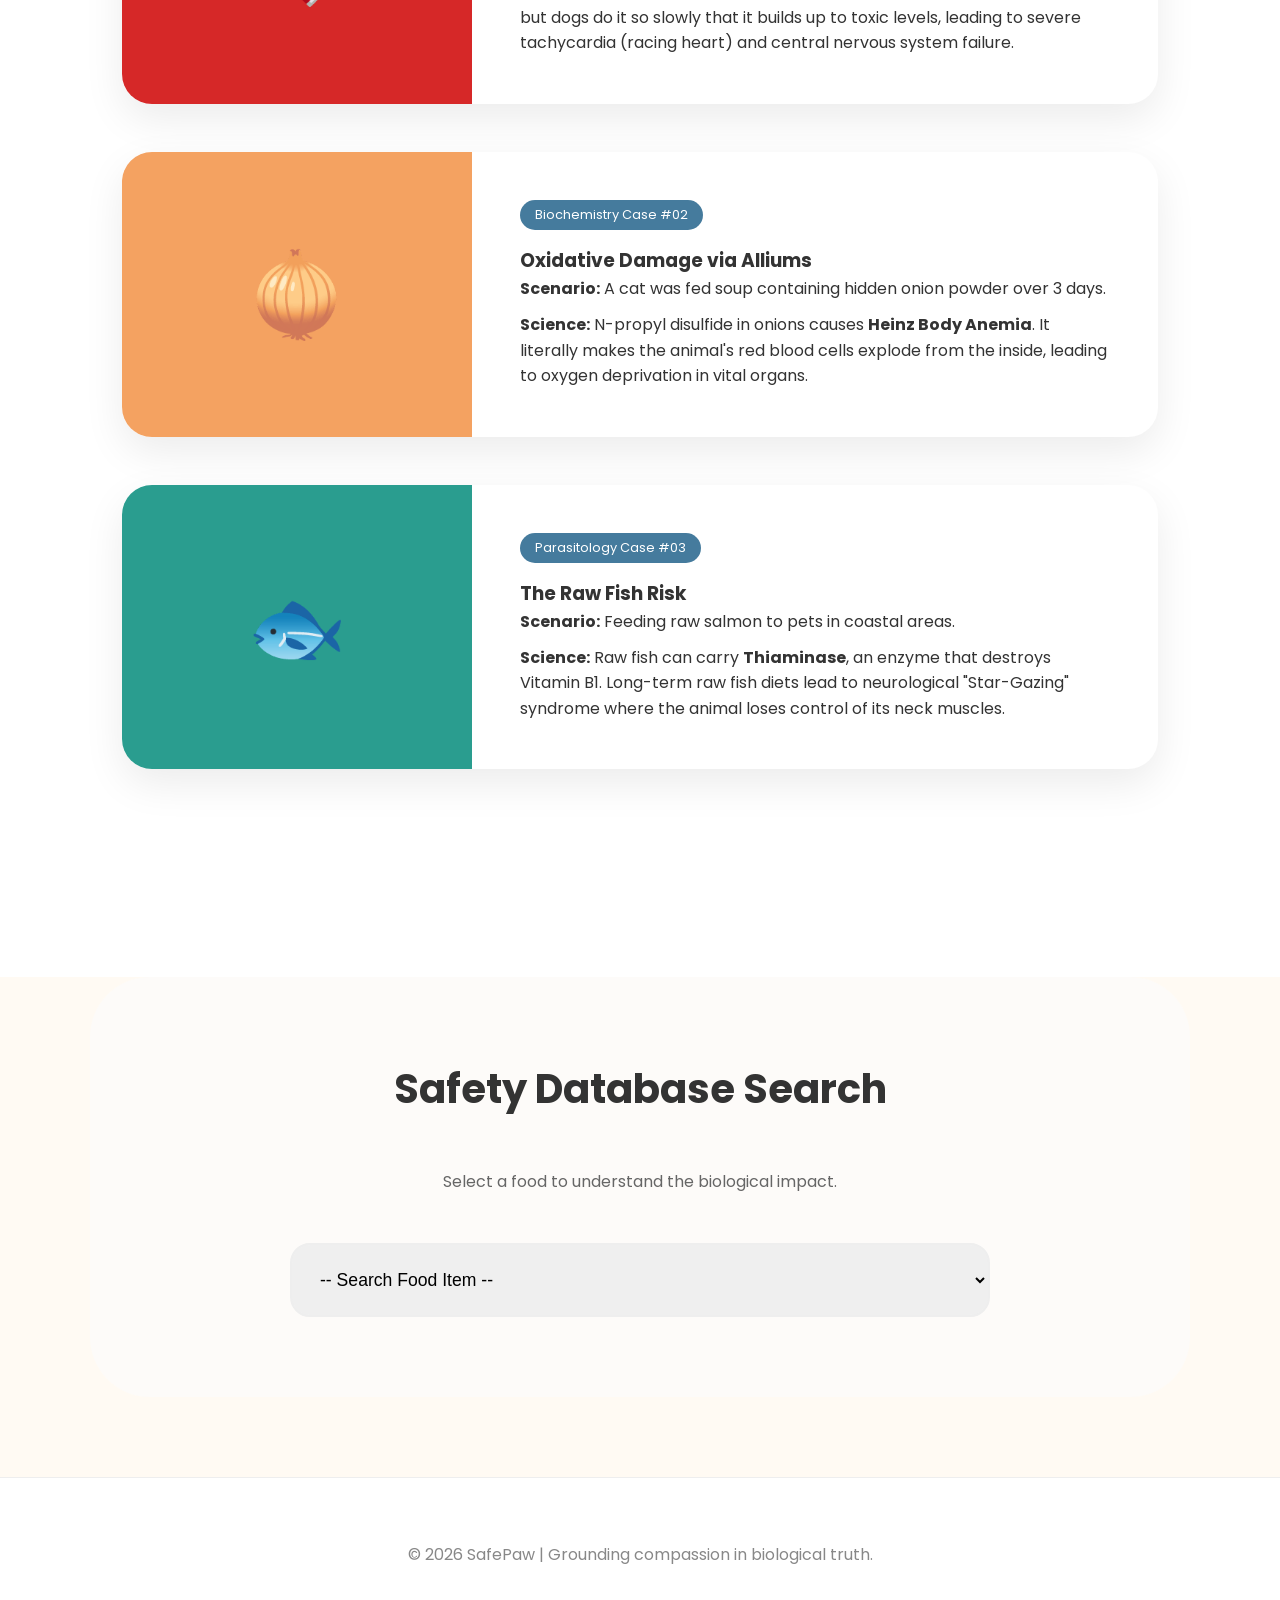
<file: feed.html>
<!DOCTYPE html>
<html lang="en">
<head>
    <meta charset="utf-8">
    <meta name="viewport" content="width=device-width,initial-scale=1.0">
    <title>Scientific Feeding Encyclopedia | SafePaw</title>
    <link rel="stylesheet" href="css/style.css">
    <style>
        :root {
            --protein-red: #E76F51;
            --veggie-green: #2A9D8F;
            --case-blue: #457B9D;
            --danger-bg: #1D3557;
            --soft-cream: #FDFBF9;
        }

        .feed-hero {
            min-height: 60vh;
            background: linear-gradient(135deg, rgba(231,111,81,0.8), rgba(69,123,157,0.6)), 
                        url('images/feed-hero-bg.jpg') no-repeat center center/cover;
            display: flex; align-items: center; justify-content: center; text-align: center; color: white;
        }

        /* 案例研究板块样式 */
        .case-study-section { padding: 80px 0; background: #fff; }
        .case-card {
            background: white; border-radius: 30px; overflow: hidden;
            box-shadow: 0 15px 40px rgba(0,0,0,0.08); margin-bottom: 3rem;
            display: grid; grid-template-columns: 350px 1fr;
        }
        .case-img { 
            background: var(--case-blue); display: flex; align-items: center; 
            justify-content: center; font-size: 5rem; color: white; 
        }
        .case-content { padding: 3rem; text-align: left; }
        .case-tag { 
            background: var(--case-blue); color: white; padding: 5px 15px; 
            border-radius: 50px; font-size: 0.8rem; margin-bottom: 1rem; display: inline-block;
        }

        /* 营养板块卡片 */
        .nutrition-grid { display: grid; grid-template-columns: 1fr 1fr; gap: 2rem; margin-top: 3rem; }
        .nutri-card { 
            padding: 2.5rem; border-radius: 30px; text-align: left; 
            display: flex; gap: 1.5rem; align-items: flex-start;
        }
        .bg-red { background: #FFF4F2; border: 1px solid #FFD8D0; }
        .bg-green { background: #F0F9F7; border: 1px solid #D1EBE7; }
        
        .food-icon-circle {
            min-width: 80px; height: 80px; border-radius: 50%; background: white;
            display: flex; align-items: center; justify-content: center; font-size: 2.5rem;
            box-shadow: 0 5px 15px rgba(0,0,0,0.05);
        }

        /* 结果展示 */
        #result-display {
            display: none; margin-top: 30px; padding: 2rem; border-radius: 20px;
            font-weight: 600; line-height: 1.6;
        }
    </style>
</head>
<body>
<script>
    document.addEventListener('DOMContentLoaded', function() {
    const isLoggedIn = sessionStorage.getItem('isLoggedIn');
    const user = sessionStorage.getItem('userName');
    
    // 自动抓取登录/捐赠按钮
    const loginBtn = document.querySelector('.btn-login') || document.querySelector('.btn-donate-nav');

    if (isLoggedIn === 'true' && loginBtn) {
        loginBtn.innerHTML = `Hi, ${user}`;
        loginBtn.href = "#";
        
        // 应用我们新写的暖黄色类名
        loginBtn.className = 'user-logged-in'; 
        
        loginBtn.onclick = function(e) {
            e.preventDefault();
            if (confirm("🐾 Logout from SafePaw?")) {
                sessionStorage.clear();
                window.location.href = "index.html";
            }
        };
    }
});
</script>
<header>
  <nav>
    <div class="logo">🐾 SafePaw</div>
    <div class="nav-links">
      <a href="index.html">Home</a>
      <a href="story.html">Story</a>
      <a href="feed.html">Feed</a>
      <a href="emotion.html">Emotion</a>
      <a href="adopt.html">Adopt</a>
      <a href="volunteer.html">Volunteer</a>
      <a href="about.html">About</a>
    </div>
    <div class="nav-actions" style="display:flex; align-items:center; gap:1.5rem;">
      <a href="login.html" class="btn-login" style="text-decoration:none; color:#666; font-weight:600; font-size:0.9rem;">Login</a>
      <a href="donate.html" class="btn-donate-nav" style="background:var(--accent-color); color:white; padding:10px 25px; border-radius:50px; text-decoration:none; font-weight:800; font-size:0.9rem; transition:0.3s;">Donate</a>
    </div>
  </nav>
</header>

<section class="feed-hero">
    <div class="glass-container visible">
        <h1 style="color: white; font-size: 3.5rem;">The Biology of Feeding</h1>
        <p style="color: white; font-size: 1.2rem;">Detailed nutrition science and real-world case studies.</p>
    </div>
</section>

<section class="section-inner">
    <div style="text-align: center; margin-bottom: 3rem;">
        <h2 style="font-size: 2.2rem;">Essential Nutrient Groups</h2>
        <div style="width: 50px; height: 4px; background: var(--protein-red); margin: 15px auto;"></div>
    </div>

    <div class="nutrition-grid">
        <div class="nutri-card bg-red">
            <div class="food-icon-circle">🍗</div>
            <div>
                <h4 style="color: var(--protein-red);">Bio-available Protein</h4>
                <p style="font-size: 0.9rem; color: #555;">Animals need <strong>Arginine</strong> to process ammonia. A single meal lacking this can cause toxic ammonia buildup in a cat's bloodstream within hours.</p>
            </div>
        </div>
        <div class="nutri-card bg-green">
            <div class="food-icon-circle">🥦</div>
            <div>
                <h4 style="color: var(--veggie-green);">Insoluble Fiber</h4>
                <p style="font-size: 0.9rem; color: #555;">Vegetables like broccoli and kale contain <strong>Sulforaphane</strong>, which helps detoxify the liver, but should never exceed 10% of total daily intake.</p>
            </div>
        </div>
    </div>
</section>

<section class="case-study-section">
    <div class="section-inner">
        <h2 style="text-align: center; margin-bottom: 4rem;">Feeding Case Studies</h2>

        <div class="case-card">
            <div class="case-img" style="background: #D62828;">🍫</div>
            <div class="case-content">
                <span class="case-tag">Toxicity Case #01</span>
                <h3>The Theobromine Crisis</h3>
                <p><strong>Scenario:</strong> A 10kg dog accidentally ingested a dark chocolate bar.</p>
                <p style="margin-top: 10px;"><strong>Science:</strong> Chocolate contains <strong>Theobromine</strong>. Humans metabolize it fast, but dogs do it so slowly that it builds up to toxic levels, leading to severe tachycardia (racing heart) and central nervous system failure.</p>
            </div>
        </div>

        <div class="case-card">
            <div class="case-img" style="background: #F4A261;">🧅</div>
            <div class="case-content">
                <span class="case-tag">Biochemistry Case #02</span>
                <h3>Oxidative Damage via Alliums</h3>
                <p><strong>Scenario:</strong> A cat was fed soup containing hidden onion powder over 3 days.</p>
                <p style="margin-top: 10px;"><strong>Science:</strong> N-propyl disulfide in onions causes <strong>Heinz Body Anemia</strong>. It literally makes the animal's red blood cells explode from the inside, leading to oxygen deprivation in vital organs.</p>
            </div>
        </div>

        <div class="case-card">
            <div class="case-img" style="background: #2A9D8F;">🐟</div>
            <div class="case-content">
                <span class="case-tag">Parasitology Case #03</span>
                <h3>The Raw Fish Risk</h3>
                <p><strong>Scenario:</strong> Feeding raw salmon to pets in coastal areas.</p>
                <p style="margin-top: 10px;"><strong>Science:</strong> Raw fish can carry <strong>Thiaminase</strong>, an enzyme that destroys Vitamin B1. Long-term raw fish diets lead to neurological "Star-Gazing" syndrome where the animal loses control of its neck muscles.</p>
            </div>
        </div>
    </div>
</section>

<section class="section-inner" style="background: var(--soft-cream); padding: 80px 20px; border-radius: 60px; margin-bottom: 80px;">
    <div style="max-width: 700px; margin: 0 auto; text-align: center;">
        <h2>Safety Database Search</h2>
        <p style="margin-bottom: 3rem; color: #666;">Select a food to understand the biological impact.</p>
        
        <select id="food-select" style="width: 100%; padding: 1.5rem; border-radius: 20px; border: 2px solid #eee; font-size: 1.1rem;" onchange="checkFoodSafe()">
            <option value="">-- Search Food Item --</option>
            <option value="safe">Blueberries (Antioxidants)</option>
            <option value="safe">Cooked Egg (Complete Protein)</option>
            <option value="danger">Grapes (Renal Failure Risk)</option>
            <option value="danger">Avocado (Persin Toxicity)</option>
            <option value="caution">Cheese (Lactose Issues)</option>
        </select>

        <div id="result-display">
            <h3 id="res-title"></h3>
            <p id="res-text"></p>
        </div>
    </div>
</section>

<footer><p>© 2026 SafePaw | Grounding compassion in biological truth.</p></footer>

<script>
    function checkFoodSafe() {
        const val = document.getElementById('food-select').value;
        const display = document.getElementById('result-display');
        const title = document.getElementById('res-title');
        const text = document.getElementById('res-text');

        if (!val) { display.style.display = "none"; return; }

        display.style.display = "block";

        if (val === 'safe') {
            display.style.background = "#E9F5F3";
            display.style.color = "#2A9D8F";
            title.textContent = "✅ VERDICT: SAFE";
            text.textContent = "High biological value. Rich in essential micronutrients that support cellular health.";
        } else if (val === 'danger') {
            display.style.background = "#FEEBEB";
            display.style.color = "#D62828";
            title.textContent = "❌ VERDICT: TOXIC";
            text.textContent = "Contains biological compounds that trigger acute systemic failure. Do not feed under any circumstances.";
        } else {
            display.style.background = "#FFF9E6";
            display.style.color = "#E9C46A";
            title.textContent = "⚠️ VERDICT: CAUTION";
            text.textContent = "May cause gastrointestinal inflammation. Monitor for signs of intolerance (lethargy, vomiting).";
        }
        display.scrollIntoView({ behavior: 'smooth', block: 'center' });
    }
</script>

</body>
</html>
</file>
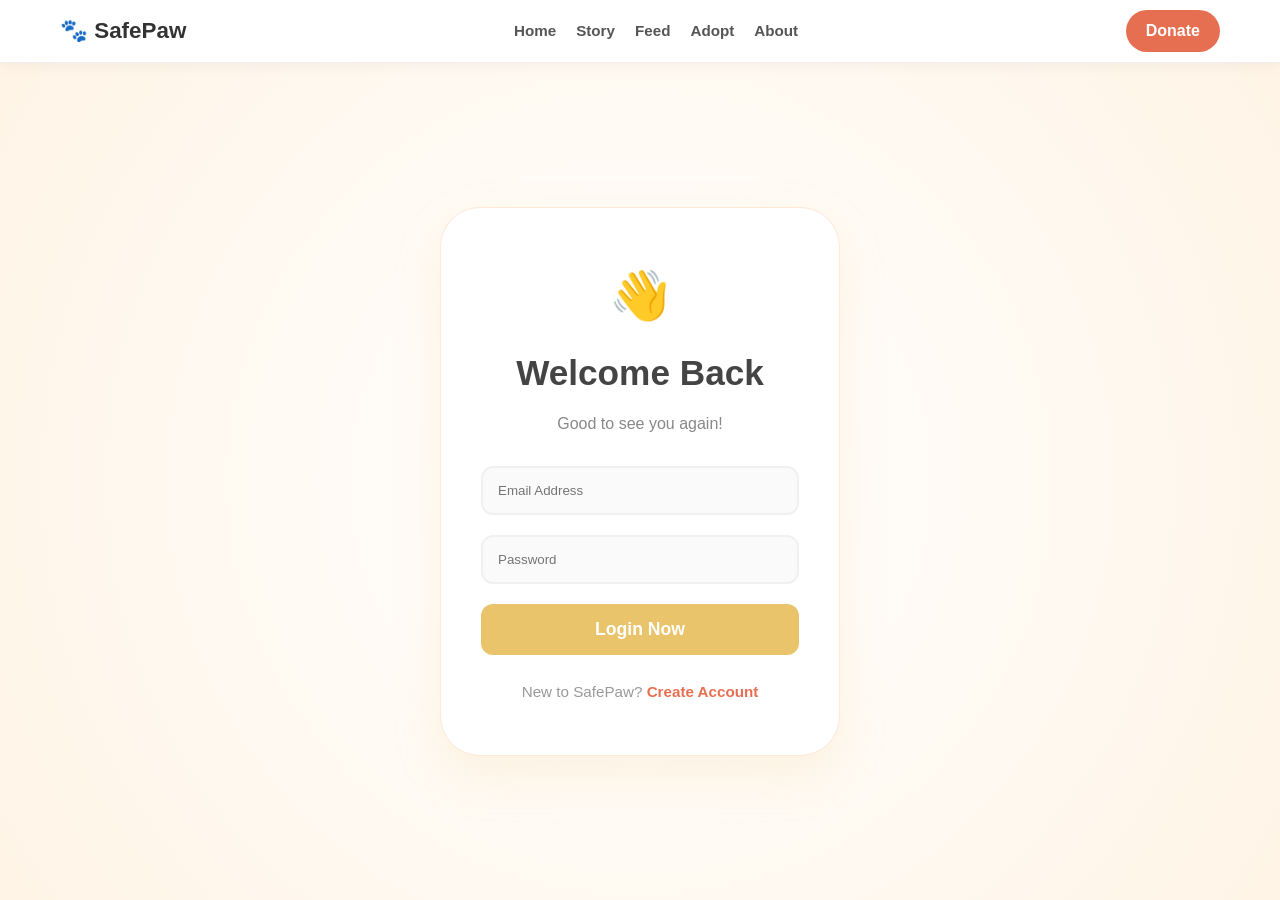
<file: login.html>
<!DOCTYPE html>
<html lang="en">
<head>
  <meta charset="UTF-8" />
  <meta name="viewport" content="width=device-width, initial-scale=1.0">
  <title>Login | SafePaw</title>
  <link rel="stylesheet" href="css/style.css">
  <style>
    :root {
      --warm-cream: #FFF9F5;    /* 奶油黄背景 */
      --amber-gold: #E9C46A;    /* 琥珀金按钮 */
      --sunset-coral: #E76F51;  /* 夕阳红 */
      --text-dark: #444;        /* 深色文字 */
    }

    body { 
      background-color: var(--warm-cream); 
      margin: 0; 
      font-family: sans-serif; 
      min-height: 100vh;
      display: flex;
      flex-direction: column;
    }

    /* 统一导航栏样式 */
    header { background: #fff; border-bottom: 1px solid #eee; padding: 10px 0; }
    nav { max-width: 1200px; margin: 0 auto; display: flex; justify-content: space-between; align-items: center; padding: 0 20px; }
    .logo { font-size: 1.4rem; font-weight: 900; color: #333; text-decoration: none; }
    .nav-links { display: flex; gap: 20px; }
    .nav-links a { text-decoration: none; color: #555; font-weight: 600; font-size: 0.95rem; }
    .btn-donate-nav { background: var(--sunset-coral); color: white !important; padding: 8px 20px; border-radius: 50px; text-decoration: none; font-weight: 800; }

    /* 登录容器 - 暖色调卡片 */
    .auth-page {
      flex: 1;
      display: flex;
      align-items: center;
      justify-content: center;
      padding: 40px 20px;
      background: radial-gradient(circle at center, #ffffff, #fff4e6); /* 柔和的中心光晕 */
    }

    .auth-card {
      background: #fff;
      padding: 50px 40px;
      border-radius: 40px;
      width: 100%;
      max-width: 400px;
      box-shadow: 0 20px 50px rgba(233, 196, 106, 0.15); /* 琥珀色淡阴影 */
      border: 1px solid #ffe8d6;
      text-align: center;
    }

    .auth-card h1 { color: var(--text-dark); margin-bottom: 10px; font-size: 2.2rem; }
    .auth-card p { color: #888; margin-bottom: 30px; }

    .auth-form input {
      width: 100%;
      padding: 15px;
      margin-bottom: 20px;
      border-radius: 12px;
      border: 2px solid #f0f0f0;
      background: #fafafa;
      color: #333;
      box-sizing: border-box;
      outline: none;
      transition: 0.3s;
    }

    .auth-form input:focus { 
      border-color: var(--amber-gold); 
      background: #fff;
    }

    .btn-primary {
      width: 100%;
      padding: 15px;
      background: var(--amber-gold); /* 琥珀金按钮 */
      color: #fff;
      border: none;
      border-radius: 12px;
      font-weight: 800;
      font-size: 1.1rem;
      cursor: pointer;
      transition: 0.3s;
    }

    .btn-primary:hover { 
      background: #dfb650; 
      transform: translateY(-2px);
      box-shadow: 0 8px 20px rgba(233, 196, 106, 0.3);
    }

    .auth-footer { margin-top: 25px; color: #999; font-size: 0.95rem; }
    .auth-footer a { color: var(--sunset-coral); text-decoration: none; font-weight: 700; }
  </style>

</head>


<script>
    document.addEventListener('DOMContentLoaded', function() {
        const loginForm = document.querySelector('.auth-form');
        
        if (loginForm) {
            loginForm.addEventListener('submit', function(e) {
                e.preventDefault();

                const email = this.querySelector('input[type="email"]').value;
                const password = this.querySelector('input[type="password"]').value;

                const savedPassword = localStorage.getItem(email);

                if (savedPassword && savedPassword === password) {
                    alert("Welcome back!");
                    sessionStorage.setItem('isLoggedIn', 'true');
                    sessionStorage.setItem('userName', email.split('@')[0]);
                    window.location.href = "index.html"; 
                } else {
                    alert("Invalid email or password!");
                }
            });
        }
    });
</script>


<body>

<header>
  <nav>
    <a href="index.html" class="logo">🐾 SafePaw</a>
    <div class="nav-links">
      <a href="index.html">Home</a>
      <a href="story.html">Story</a>
      <a href="feed.html">Feed</a>
      <a href="adopt.html">Adopt</a>
      <a href="about.html">About</a>
    </div>
    <a href="#" class="btn-donate-nav">Donate</a>
  </nav>
</header>

<main class="auth-page">
  <div class="auth-card">
    <div style="font-size: 3rem; margin-bottom: 10px;">👋</div>
    <h1>Welcome Back</h1>
    <p>Good to see you again!</p>
    <form class="auth-form">
      <input type="email" placeholder="Email Address" required>
      <input type="password" placeholder="Password" required>
      <button type="submit" class="btn-primary">Login Now</button>
    </form>
    <div class="auth-footer">
      New to SafePaw? <a href="register.html">Create Account</a>
    </div>
  </div>
</main>

</body>
</html>
</file>
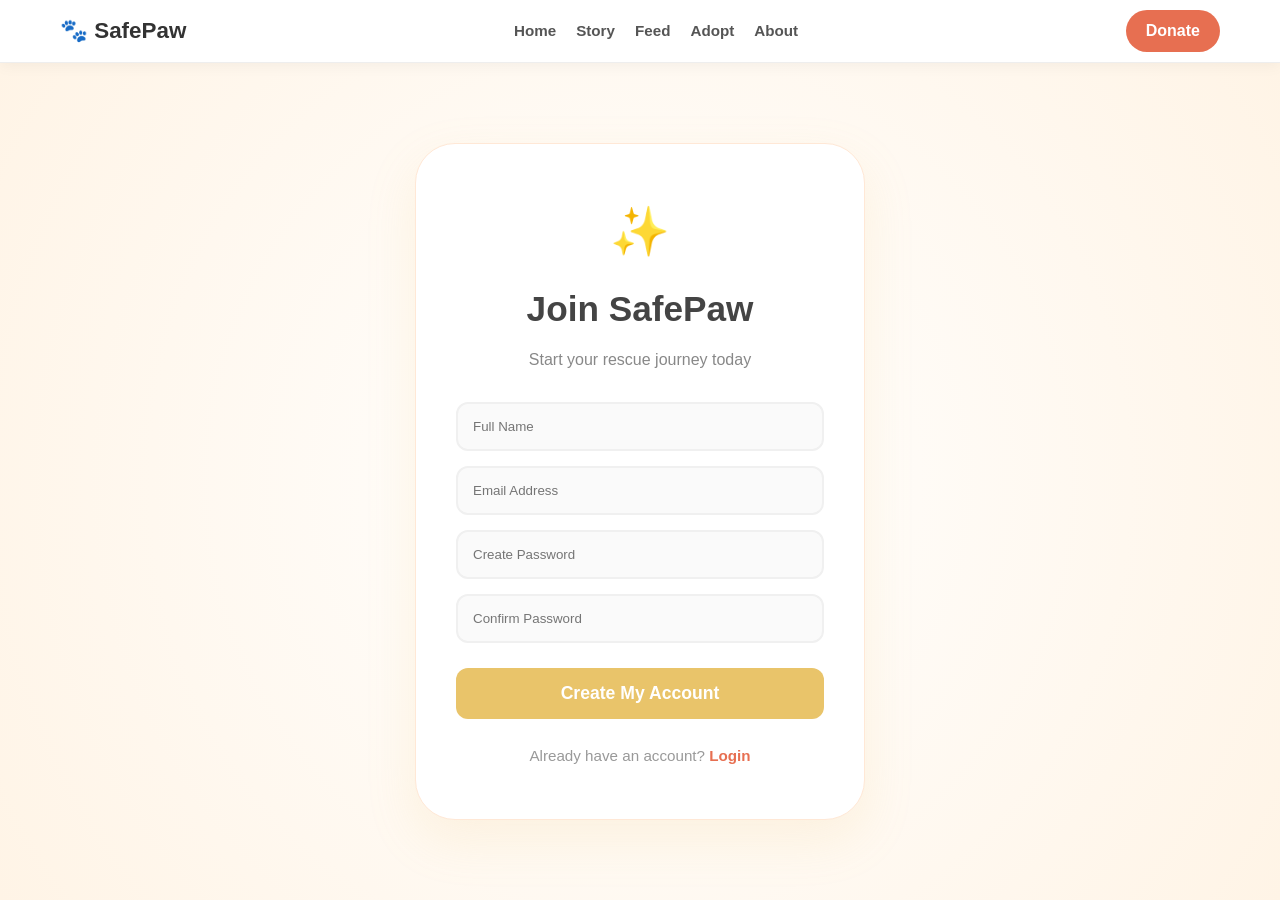
<file: register.html>
<!DOCTYPE html>
<html lang="en">
<head>
  <meta charset="UTF-8" />
  <meta name="viewport" content="width=device-width, initial-scale=1.0">
  <title>Register | SafePaw</title>
  <link rel="stylesheet" href="css/style.css">
  <style>
    :root {
      --warm-cream: #FFF9F5;
      --amber-gold: #E9C46A;
      --sunset-coral: #E76F51;
      --text-dark: #444;
    }

    body { 
      background-color: var(--warm-cream); 
      margin: 0; 
      font-family: sans-serif; 
      min-height: 100vh;
      display: flex;
      flex-direction: column;
    }

    header { background: #fff; border-bottom: 1px solid #eee; padding: 10px 0; }
    nav { max-width: 1200px; margin: 0 auto; display: flex; justify-content: space-between; align-items: center; padding: 0 20px; }
    .logo { font-size: 1.4rem; font-weight: 900; color: #333; text-decoration: none; }
    .nav-links { display: flex; gap: 20px; }
    .nav-links a { text-decoration: none; color: #555; font-weight: 600; font-size: 0.95rem; }
    .btn-donate-nav { background: var(--sunset-coral); color: white !important; padding: 8px 20px; border-radius: 50px; text-decoration: none; font-weight: 800; }

    .auth-page {
      flex: 1;
      display: flex;
      align-items: center;
      justify-content: center;
      padding: 40px 20px;
      background: radial-gradient(circle at center, #ffffff, #fff4e6);
    }

    .auth-card {
      background: #fff;
      padding: 50px 40px;
      border-radius: 40px;
      width: 100%;
      max-width: 450px;
      box-shadow: 0 20px 50px rgba(233, 196, 106, 0.15);
      border: 1px solid #ffe8d6;
      text-align: center;
    }

    .auth-card h1 { color: var(--text-dark); margin-bottom: 10px; font-size: 2.2rem; }
    .auth-card p { color: #888; margin-bottom: 30px; }

    .auth-form input {
      width: 100%;
      padding: 15px;
      margin-bottom: 15px;
      border-radius: 12px;
      border: 2px solid #f0f0f0;
      background: #fafafa;
      color: #333;
      box-sizing: border-box;
      outline: none;
      transition: 0.3s;
    }

    .auth-form input:focus { 
      border-color: var(--amber-gold); 
      background: #fff;
    }

    .btn-primary {
      width: 100%;
      padding: 15px;
      background: var(--amber-gold);
      color: #fff;
      border: none;
      border-radius: 12px;
      font-weight: 800;
      font-size: 1.1rem;
      cursor: pointer;
      transition: 0.3s;
      margin-top: 10px;
    }

    .btn-primary:hover { 
      background: #dfb650;
      transform: translateY(-2px);
      box-shadow: 0 8px 20px rgba(233, 196, 106, 0.3);
    }

    .auth-footer { margin-top: 25px; color: #999; font-size: 0.95rem; }
    .auth-footer a { color: var(--sunset-coral); text-decoration: none; font-weight: 700; }
  </style>

  
</head>

<script>
    // 使用 DOMContentLoaded 确保 HTML 加载完后再运行脚本
    document.addEventListener('DOMContentLoaded', function() {
        const regForm = document.querySelector('.auth-form');
        
        if (regForm) {
            regForm.addEventListener('submit', function(e) {
                e.preventDefault();

                const email = this.querySelector('input[type="email"]').value;
                const password = this.querySelectorAll('input[type="password"]')[0].value;
                const confirmPass = this.querySelectorAll('input[type="password"]')[1].value;

                if (password !== confirmPass) {
                    alert("Passwords do not match!");
                    return;
                }

                // 注册逻辑：存入数据
                localStorage.setItem(email, password);
                alert("Account created successfully!");
                window.location.href = "login.html"; 
            });
        }
    });
</script>


<body>

<header>
  <nav>
    <a href="index.html" class="logo">🐾 SafePaw</a>
    <div class="nav-links">
      <a href="index.html">Home</a>
      <a href="story.html">Story</a>
      <a href="feed.html">Feed</a>
      <a href="adopt.html">Adopt</a>
      <a href="about.html">About</a>
    </div>
    <a href="#" class="btn-donate-nav">Donate</a>
  </nav>
</header>

<main class="auth-page">
  <div class="auth-card">
    <div style="font-size: 3rem; margin-bottom: 10px;">✨</div>
    <h1>Join SafePaw</h1>
    <p>Start your rescue journey today</p>
    <form class="auth-form">
      <input type="text" placeholder="Full Name" required>
      <input type="email" placeholder="Email Address" required>
      <input type="password" placeholder="Create Password" required>
      <input type="password" placeholder="Confirm Password" required>
      <button type="submit" class="btn-primary">Create My Account</button>
    </form>
    <div class="auth-footer">
      Already have an account? <a href="login.html">Login</a>
    </div>
  </div>
</main>

</body>
</html>
</file>
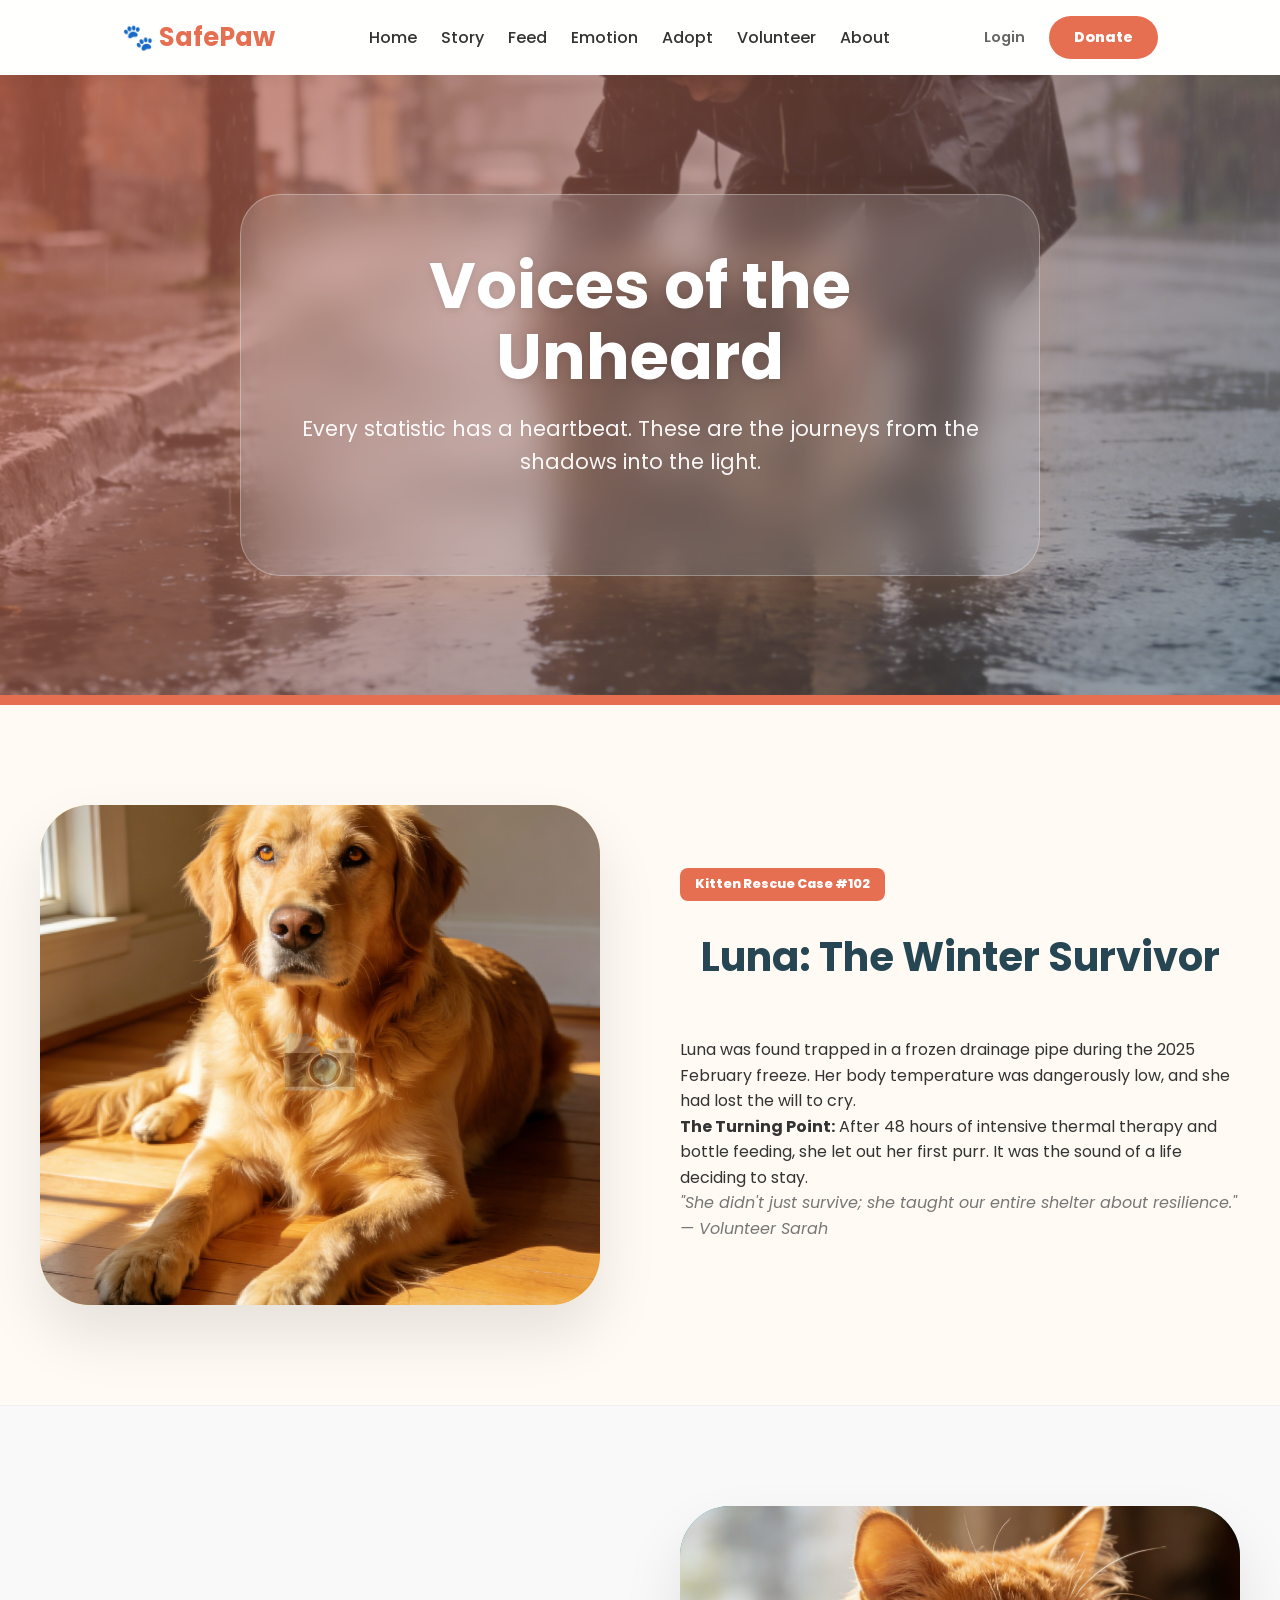
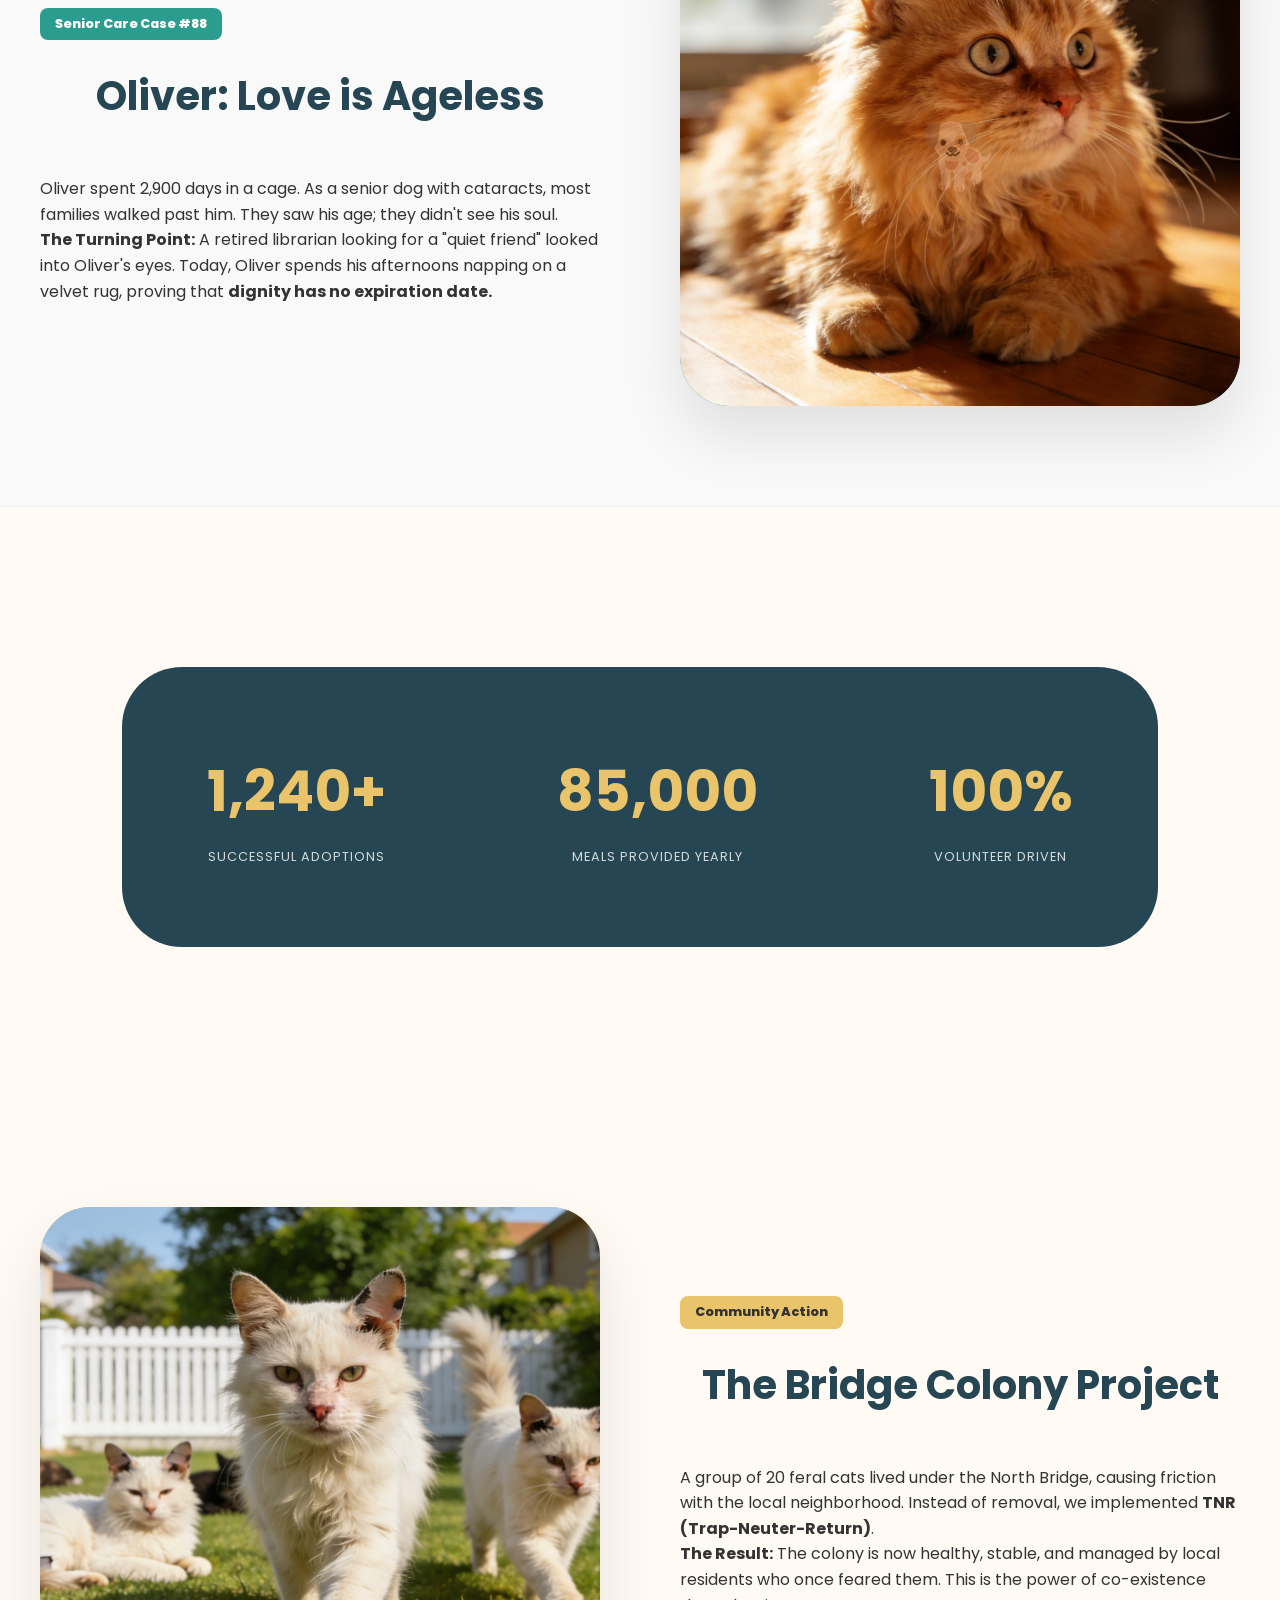
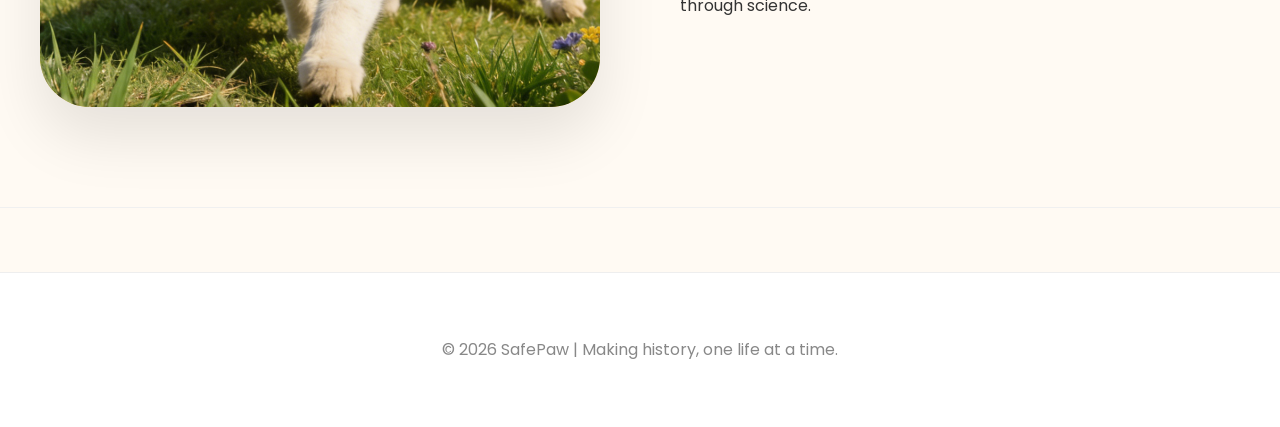
<file: story.html>
<!DOCTYPE html>
<html lang="en">
<head>
    <meta charset="utf-8">
    <meta name="viewport" content="width=device-width,initial-scale=1.0">
    <title>Rescue Chronicles | SafePaw</title>
    <link rel="stylesheet" href="css/style.css">
    <style>
        :root {
            --story-orange: #E76F51; /* 温暖琥珀 */
            --story-teal: #2A9D8F;   /* 生命之绿 */
            --story-gold: #E9C46A;   /* 希望之金 */
            --text-dark: #264653;
            --soft-bg: #FDFBF9;
        }

        /* Hero 区域：告别冷灰，使用暖色调叠加 */
        .story-hero {
            min-height: 70vh;
            background: linear-gradient(135deg, rgba(231,111,81,0.6), rgba(38,70,83,0.4)), 
                        url('images/story-hero.jpg') no-repeat center center/cover;
            display: flex; align-items: center; justify-content: center; text-align: center; color: white;
            border-bottom: 10px solid var(--story-orange);
        }

        /* 沉浸式故事卡片 */
        .story-block { padding: 100px 0; border-bottom: 1px solid #f0f0f0; }
        .story-flex { display: flex; align-items: center; gap: 5rem; max-width: 1200px; margin: 0 auto; }
        .reverse { flex-direction: row-reverse; }

        /* 图片框架：预留给你插图，即便没图也是彩色的 */
        .image-frame {
            flex: 1; height: 500px; border-radius: 50px; overflow: hidden;
            box-shadow: 0 30px 60px rgba(0,0,0,0.1);
            background: var(--story-gold); /* 默认底色 */
            position: relative;
        }
        .image-frame img { width: 100%; height: 100%; object-fit: cover; transition: 0.5s; }
        .image-frame:hover img { transform: scale(1.05); }

        .text-frame { flex: 1; text-align: left; }
        .category-tag { 
            display: inline-block; padding: 6px 15px; border-radius: 8px; 
            font-weight: 800; font-size: 0.8rem; margin-bottom: 1.5rem; color: white;
        }

        /* 案例统计板块 */
        .impact-stats {
            background: var(--text-dark); color: white; padding: 80px 0;
            border-radius: 60px; margin: 80px auto; max-width: 1100px;
            display: flex; justify-content: space-around; text-align: center;
        }
        .stat-item h2 { font-size: 3.5rem; color: var(--story-gold); margin-bottom: 10px; }

    </style>
</head>
<script>
    document.addEventListener('DOMContentLoaded', function() {
    const isLoggedIn = sessionStorage.getItem('isLoggedIn');
    const user = sessionStorage.getItem('userName');
    
    // 自动抓取登录/捐赠按钮
    const loginBtn = document.querySelector('.btn-login') || document.querySelector('.btn-donate-nav');

    if (isLoggedIn === 'true' && loginBtn) {
        loginBtn.innerHTML = `Hi, ${user}`;
        loginBtn.href = "#";
        
        // 应用我们新写的暖黄色类名
        loginBtn.className = 'user-logged-in'; 
        
        loginBtn.onclick = function(e) {
            e.preventDefault();
            if (confirm("🐾 Logout from SafePaw?")) {
                sessionStorage.clear();
                window.location.href = "index.html";
            }
        };
    }
});
</script>

<body>

<header>
  <nav>
    <div class="logo">🐾 SafePaw</div>
    <div class="nav-links">
      <a href="index.html">Home</a>
      <a href="story.html">Story</a>
      <a href="feed.html">Feed</a>
      <a href="emotion.html">Emotion</a>
      <a href="adopt.html">Adopt</a>
      <a href="volunteer.html">Volunteer</a>
      <a href="about.html">About</a>
    </div>
    <div class="nav-actions" style="display:flex; align-items:center; gap:1.5rem;">
      <a href="login.html" class="btn-login" style="text-decoration:none; color:#666; font-weight:600; font-size:0.9rem;">Login</a>
      <a href="donate.html" class="btn-donate-nav" style="background:var(--accent-color); color:white; padding:10px 25px; border-radius:50px; text-decoration:none; font-weight:800; font-size:0.9rem; transition:0.3s;">Donate</a>
    </div>
  </nav>
</header>

<section class="story-hero">
    <div class="glass-container visible" style="background: rgba(255,255,255,0.15); border: 1px solid rgba(255,255,255,0.3);">
        <h1 style="font-size: 4rem; margin-bottom: 20px;">Voices of the Unheard</h1>
        <p style="font-size: 1.3rem; max-width: 700px;">Every statistic has a heartbeat. These are the journeys from the shadows into the light.</p>
    </div>
</section>

<section class="story-block">
    <div class="story-flex">
        <div class="image-frame">
            <img src="images/luna-transformation.jpg" alt="Luna's transformation" onerror="this.style.display='none'">
            <div style="position:absolute; top:50%; left:50%; transform:translate(-50%,-50%); font-size:4rem; opacity:0.3;">📸</div>
        </div>
        <div class="text-frame">
            <span class="category-tag" style="background: var(--story-orange);">Kitten Rescue Case #102</span>
            <h2 style="font-size: 2.5rem; color: var(--text-dark);">Luna: The Winter Survivor</h2>
            <p>Luna was found trapped in a frozen drainage pipe during the 2025 February freeze. Her body temperature was dangerously low, and she had lost the will to cry.</p>
            <p><strong>The Turning Point:</strong> After 48 hours of intensive thermal therapy and bottle feeding, she let out her first purr. It was the sound of a life deciding to stay.</p>
            <p style="font-style: italic; color: #777;">"She didn't just survive; she taught our entire shelter about resilience." — Volunteer Sarah</p>
        </div>
    </div>
</section>

<section class="story-block" style="background: #f9f9f9;">
    <div class="story-flex reverse">
        <div class="image-frame" style="background: var(--story-teal);">
            <img src="images/oliver-senior.jpg" alt="Oliver" onerror="this.style.display='none'">
            <div style="position:absolute; top:50%; left:50%; transform:translate(-50%,-50%); font-size:4rem; opacity:0.3;">🐕</div>
        </div>
        <div class="text-frame">
            <span class="category-tag" style="background: var(--story-teal);">Senior Care Case #88</span>
            <h2 style="font-size: 2.5rem; color: var(--text-dark);">Oliver: Love is Ageless</h2>
            <p>Oliver spent 2,900 days in a cage. As a senior dog with cataracts, most families walked past him. They saw his age; they didn't see his soul.</p>
            <p><strong>The Turning Point:</strong> A retired librarian looking for a "quiet friend" looked into Oliver's eyes. Today, Oliver spends his afternoons napping on a velvet rug, proving that <strong>dignity has no expiration date.</strong></p>
        </div>
    </div>
</section>

<section class="section-inner" style="text-align: center;">
    <div class="impact-stats">
        <div class="stat-item">
            <h2>1,240+</h2>
            <p>Successful Adoptions</p>
        </div>
        <div class="stat-item">
            <h2>85,000</h2>
            <p>Meals Provided Yearly</p>
        </div>
        <div class="stat-item">
            <h2>100%</h2>
            <p>Volunteer Driven</p>
        </div>
    </div>
</section>

<section class="story-block">
    <div class="story-flex">
        <div class="image-frame" style="background: var(--story-gold);">
            <img src="images/community-tnr.jpg" alt="TNR Project" onerror="this.style.display='none'">
            <div style="position:absolute; top:50%; left:50%; transform:translate(-50%,-50%); font-size:4rem; opacity:0.3;"></div>
        </div>
        <div class="text-frame">
            <span class="category-tag" style="background: var(--story-gold); color: #333;">Community Action</span>
            <h2 style="font-size: 2.5rem; color: var(--text-dark);">The Bridge Colony Project</h2>
            <p>A group of 20 feral cats lived under the North Bridge, causing friction with the local neighborhood. Instead of removal, we implemented <strong>TNR (Trap-Neuter-Return)</strong>.</p>
            <p><strong>The Result:</strong> The colony is now healthy, stable, and managed by local residents who once feared them. This is the power of co-existence through science.</p>
        </div>
    </div>
</section>

<footer>
    <p>© 2026 SafePaw | Making history, one life at a time.</p>
</footer>

</body>
</html>
</file>
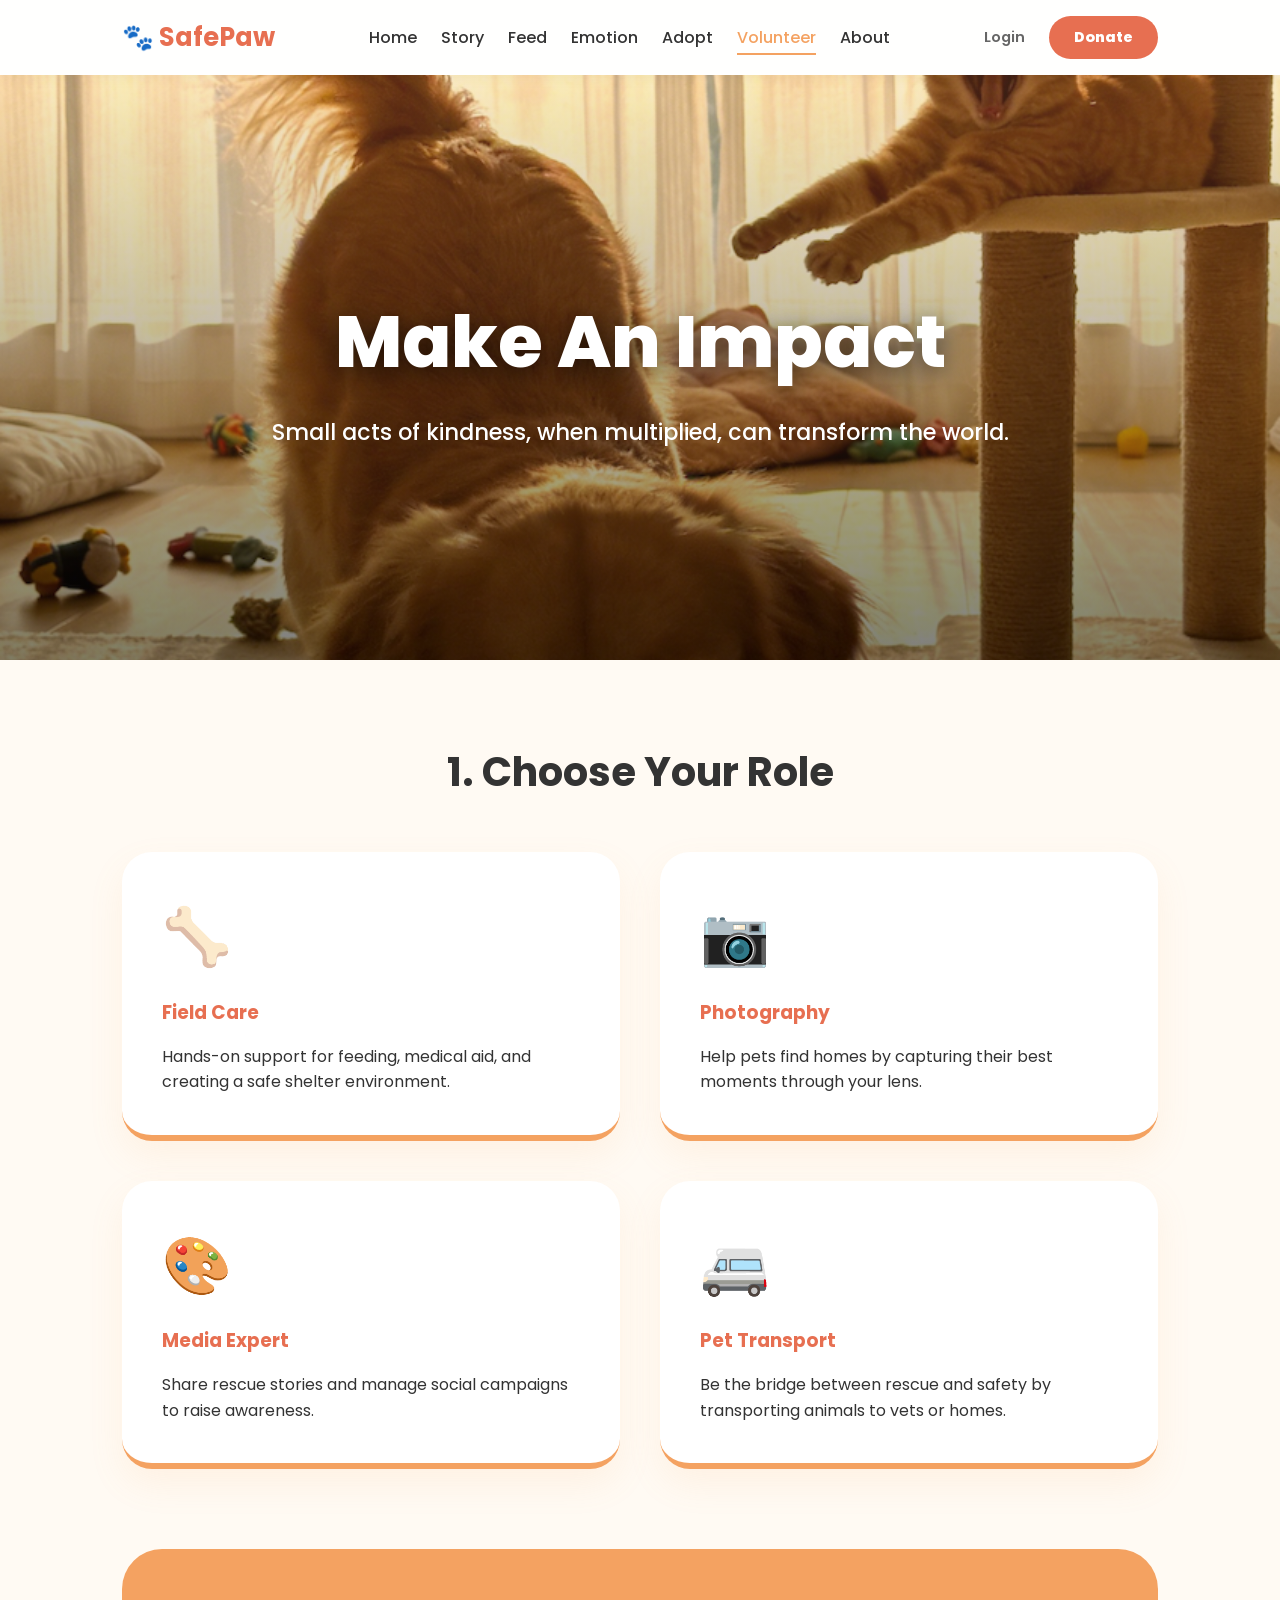
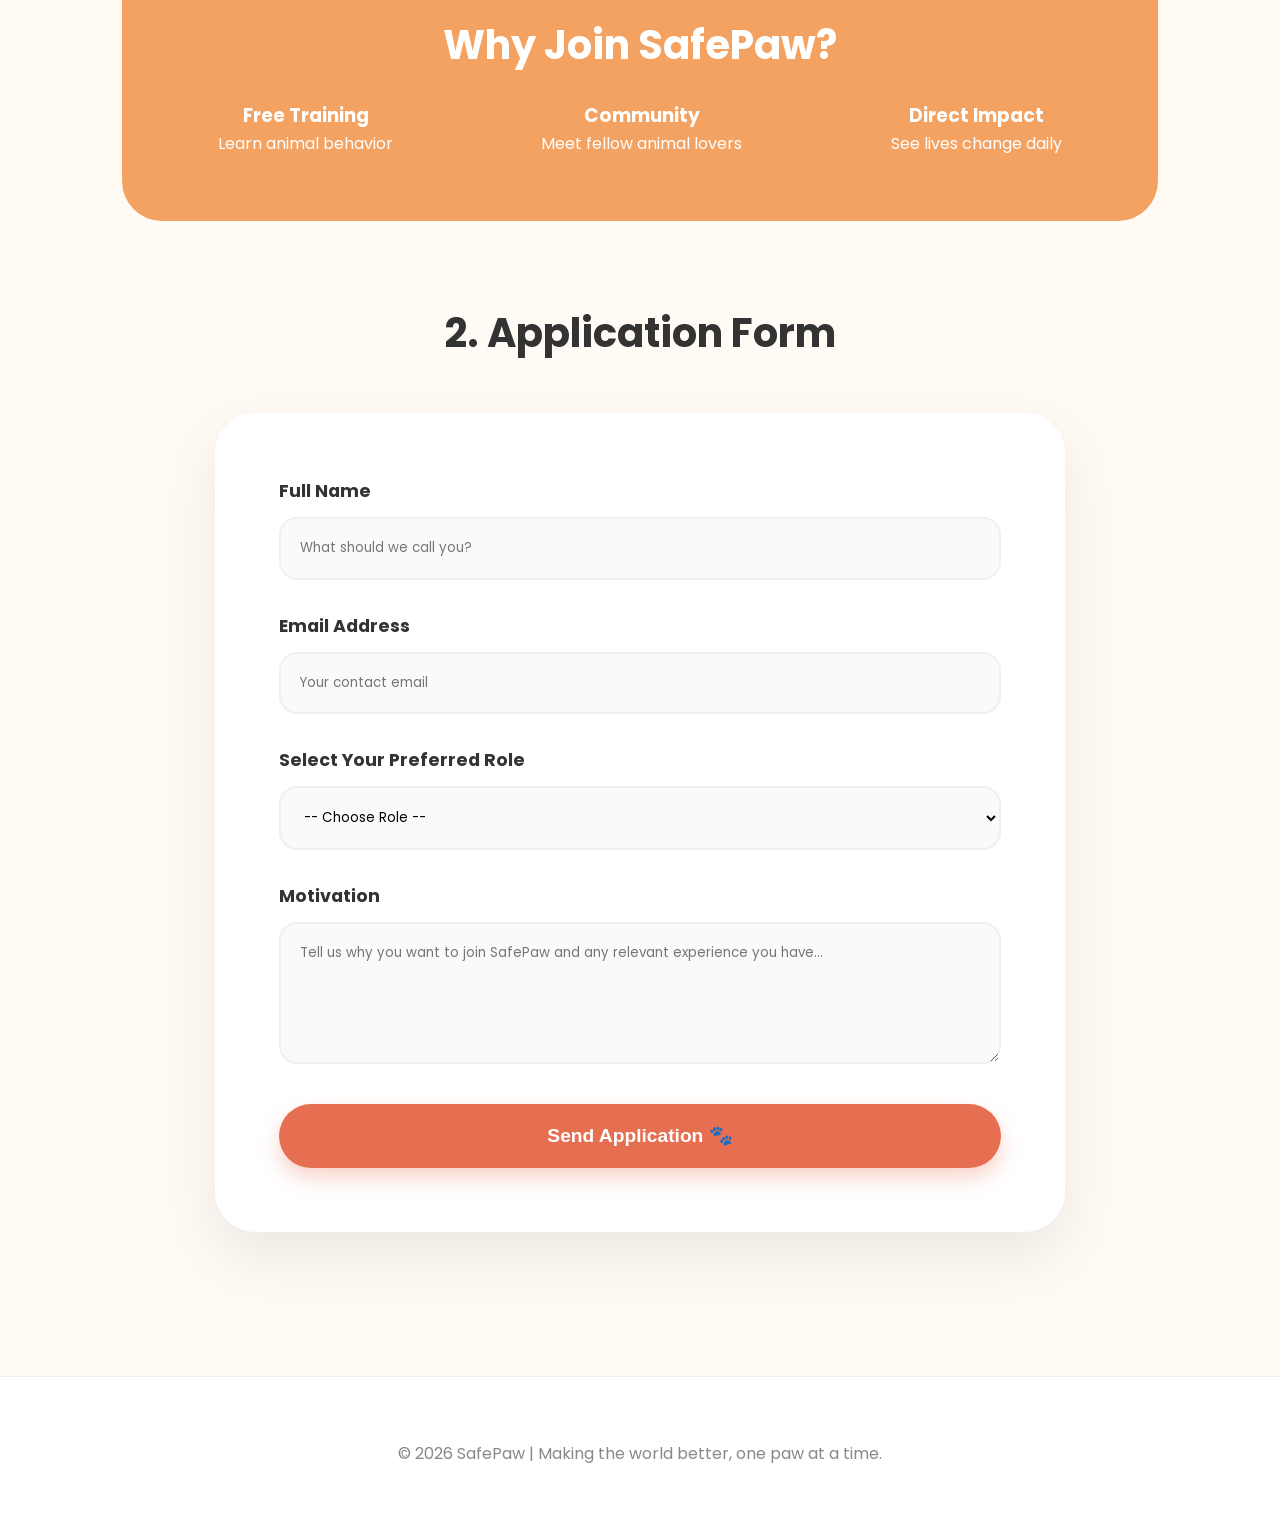
<file: volunteer.html>
<!DOCTYPE html>
<html lang="en">
<head>
  <meta charset="UTF-8">
  <meta name="viewport" content="width=device-width, initial-scale=1.0">
  <title>Volunteer | SafePaw</title>
  <link rel="stylesheet" href="css/style.css">
  <script defer src="js/main.js"></script>
  <style>
    /* 背景图遮罩：琥珀色调，告别死灰 */
    .volunteer-hero {
      position: relative;
      min-height: 65vh;
      display: flex;
      align-items: center;
      justify-content: center;
      text-align: center;
      background: linear-gradient(rgba(244, 162, 97, 0.2), rgba(0, 0, 0, 0.5)), 
                  url('images/volunteer-hero-bg.jpg') no-repeat center center/cover;
      color: white;
    }

    .hero-text h1 {
      font-size: 4.5rem;
      font-weight: 800;
      text-shadow: 0 5px 25px rgba(0,0,0,0.6); /* 字体超级清晰 */
      margin-bottom: 1rem;
    }

    /* 职位 2x2 布局 */
    .roles-grid {
      display: grid;
      grid-template-columns: 1fr 1fr;
      gap: 2.5rem;
      margin-bottom: 5rem;
    }

    .role-card {
      background: #fff;
      padding: 2.5rem;
      border-radius: 30px;
      box-shadow: 0 15px 35px rgba(244, 162, 97, 0.1);
      border-bottom: 6px solid #F4A261;
      transition: 0.3s;
    }
    .role-card:hover { transform: translateY(-10px); }
    .role-card h3 { color: #E76F51; margin-bottom: 1rem; }

    /* 为什么加入板块 (新加的，填补空缺) */
    .why-join {
      background: #F4A261;
      color: white;
      padding: 4rem 2rem;
      border-radius: 40px;
      margin-bottom: 5rem;
      text-align: center;
    }

    /* 表单容器 */
    .form-container {
      background: #fff;
      padding: 4rem;
      border-radius: 40px;
      max-width: 850px;
      margin: 0 auto;
      box-shadow: 0 25px 60px rgba(0,0,0,0.08);
    }

    .form-group label {
      display: block;
      font-weight: 700;
      color: #333;
      margin-bottom: 12px;
      font-size: 1.1rem;
    }

    input, select, textarea {
      width: 100%;
      padding: 1.2rem;
      border-radius: 18px;
      border: 2px solid #f0f0f0;
      background: #fafafa;
      font-family: inherit;
      margin-bottom: 2rem;
      transition: 0.3s;
    }

    input:focus, textarea:focus {
      border-color: #F4A261;
      background: #fff;
      outline: none;
    }

    .submit-btn {
      width: 100%;
      padding: 1.3rem;
      background: #E76F51;
      color: white;
      border: none;
      border-radius: 50px;
      font-size: 1.2rem;
      font-weight: 700;
      cursor: pointer;
      box-shadow: 0 10px 20px rgba(231, 111, 81, 0.3);
    }
  </style>
</head>

<script>
    document.addEventListener('DOMContentLoaded', function() {
    const isLoggedIn = sessionStorage.getItem('isLoggedIn');
    const user = sessionStorage.getItem('userName');
    
    // 自动抓取登录/捐赠按钮
    const loginBtn = document.querySelector('.btn-login') || document.querySelector('.btn-donate-nav');

    if (isLoggedIn === 'true' && loginBtn) {
        loginBtn.innerHTML = `Hi, ${user}`;
        loginBtn.href = "#";
        
        // 应用我们新写的暖黄色类名
        loginBtn.className = 'user-logged-in'; 
        
        loginBtn.onclick = function(e) {
            e.preventDefault();
            if (confirm("🐾 Logout from SafePaw?")) {
                sessionStorage.clear();
                window.location.href = "index.html";
            }
        };
    }
});
</script>

<body>

<header>
  <nav>
    <div class="logo">🐾 SafePaw</div>
    <div class="nav-links">
      <a href="index.html">Home</a>
      <a href="story.html">Story</a>
      <a href="feed.html">Feed</a>
      <a href="emotion.html">Emotion</a>
      <a href="adopt.html">Adopt</a>
      <a href="volunteer.html">Volunteer</a>
      <a href="about.html">About</a>
    </div>
    <div class="nav-actions" style="display:flex; align-items:center; gap:1.5rem;">
      <a href="login.html" class="btn-login" style="text-decoration:none; color:#666; font-weight:600; font-size:0.9rem;">Login</a>
      <a href="donate.html" class="btn-donate-nav" style="background:var(--accent-color); color:white; padding:10px 25px; border-radius:50px; text-decoration:none; font-weight:800; font-size:0.9rem; transition:0.3s;">Donate</a>
    </div>
  </nav>
</header>

<section class="volunteer-hero">
  <div class="hero-text">
    <h1>Make An Impact</h1>
    <p style="font-size: 1.4rem; font-weight: 500;">Small acts of kindness, when multiplied, can transform the world.</p>
  </div>
</section>

<section class="section-inner">
  <h2 style="margin-bottom: 3rem;">1. Choose Your Role</h2>
  
  <div class="roles-grid">
    <div class="role-card">
      <div style="font-size:3.5rem; margin-bottom:1rem;">🦴</div>
      <h3>Field Care</h3>
      <p>Hands-on support for feeding, medical aid, and creating a safe shelter environment.</p>
    </div>
    <div class="role-card">
      <div style="font-size:3.5rem; margin-bottom:1rem;">📷</div>
      <h3>Photography</h3>
      <p>Help pets find homes by capturing their best moments through your lens.</p>
    </div>
    <div class="role-card">
      <div style="font-size:3.5rem; margin-bottom:1rem;">🎨</div>
      <h3>Media Expert</h3>
      <p>Share rescue stories and manage social campaigns to raise awareness.</p>
    </div>
    <div class="role-card">
      <div style="font-size:3.5rem; margin-bottom:1rem;">🚐</div>
      <h3>Pet Transport</h3>
      <p>Be the bridge between rescue and safety by transporting animals to vets or homes.</p>
    </div>
  </div>

  <div class="why-join fade-in">
    <h2 style="color:white; margin-bottom:1.5rem;">Why Join SafePaw?</h2>
    <div style="display:flex; justify-content: space-around; flex-wrap: wrap; gap: 20px;">
        <div><h3>Free Training</h3><p>Learn animal behavior</p></div>
        <div><h3>Community</h3><p>Meet fellow animal lovers</p></div>
        <div><h3>Direct Impact</h3><p>See lives change daily</p></div>
    </div>
  </div>

  <h2 id="apply" style="margin-bottom: 3rem;">2. Application Form</h2>
  
  <div class="form-container">
    <form id="volunteerForm">
      <div class="form-group">
        <label>Full Name</label>
        <input type="text" placeholder="What should we call you?" required>
      </div>

      <div class="form-group">
        <label>Email Address</label>
        <input type="email" placeholder="Your contact email" required>
      </div>

      <div class="form-group">
        <label>Select Your Preferred Role</label>
        <select required>
          <option value="">-- Choose Role --</option>
          <option value="Field">Field Care</option>
          <option value="Photo">Photography</option>
          <option value="Media">Media / Storytelling</option>
          <option value="Transport">Pet Transport</option>
        </select>
      </div>

      <div class="form-group">
        <label>Motivation </label>
        <textarea rows="5" placeholder="Tell us why you want to join SafePaw and any relevant experience you have..." required></textarea>
      </div>

      <button type="submit" class="submit-btn">Send Application 🐾</button>
    </form>
  </div>
</section>

<footer>
  <p>© 2026 SafePaw | Making the world better, one paw at a time.</p>
</footer>

</body>
</html>
</file>
<file: css/style.css>
/* =========================================
   SafePaw — Animal-Friendly Modern Theme (2026)
   ========================================= */

@import url('https://fonts.googleapis.com/css2?family=Poppins:wght@400;500;600;700&display=swap');

:root {
  --main-color: #F4A261;      /* 温暖的橙色 - 主色调 */
  --accent-color: #E76F51;    /* 强调红橙色 */
  --success-color: #2A9D8F;   /* 健康的青绿色 */
  --bg-color: #FFFAF3;        /* 极浅的奶油暖色背景 */
  --text-color: #333333;
  --white: #ffffff;
  --max-width: 1100px;
  --shadow-lg: 0 20px 40px rgba(244, 162, 97, 0.15);
  
  /* 核心：告别死灰色！这是带微光的半透明暖白/奶油色 */
  --glass-bg: rgba(255, 255, 255, 0.25); 
}

/* ---------- 基础重置 ---------- */
* { margin: 0; padding: 0; box-sizing: border-box; }

body { 
  font-family: 'Poppins', sans-serif; 
  color: var(--text-color); 
  background: var(--bg-color); 
  line-height: 1.6; 
  scroll-behavior: smooth;
}

a { text-decoration: none; color: inherit; }

/* ---------- 导航栏 ---------- */
header { 
  background: rgba(255, 255, 255, 0.9); 
  backdrop-filter: blur(10px); 
  box-shadow: 0 2px 15px rgba(0,0,0,0.05); 
  position: sticky; 
  top: 0; 
  z-index: 1000; 
}

nav { 
  max-width: var(--max-width); 
  margin: auto; 
  display: flex; 
  justify-content: space-between; 
  align-items: center; 
  padding: 1rem 2rem; 
}

.logo { font-size: 1.6rem; font-weight: 700; color: var(--accent-color); }

.nav-links { display: flex; gap: 1.5rem; }

.nav-links a { 
  font-weight: 500; 
  padding: 5px 0; 
  transition: 0.3s; 
  position: relative;
}

.nav-links a.active, .nav-links a:hover { color: var(--main-color); }

.nav-links a::after {
  content: '';
  position: absolute;
  bottom: 0; left: 0; width: 0; height: 2px;
  background: var(--main-color);
  transition: 0.3s;
}

.nav-links a.active::after { width: 100%; }

/* ---------- 彻底告别冷灰：全新的 Warm Glass Hero ---------- */
.hero {
  min-height: 85vh;
  display: flex;
  align-items: center;    /* 垂直居中核心 */
  justify-content: center; /* 水平居中核心 */
  text-align: center;
  padding: 2rem;
  background-size: cover;
  background-position: center;
  /* 叠加一个半透明暖色层，让背景图和文字融合更好 */
  background-image: linear-gradient(rgba(244, 162, 97, 0.05), rgba(0, 0, 0, 0.1)), 
                    url('../images/adopt-bg.jpg'); /* 确保你 images 文件夹有这张背景图 */
}

/* 暖色调磨砂卡片容器 */
.glass-container {
  /* 1. 改变背景颜色：从灰色变为半透明的暖色渐变 */
  background: linear-gradient(135deg, rgba(255, 255, 255, 0.3), rgba(255, 250, 243, 0.2));
  
  /* 2. 强力的磨砂模糊 */
  backdrop-filter: blur(20px);
  -webkit-backdrop-filter: blur(20px);
  
  /* 3. 增加一个微光边框 */
  border: 1px solid rgba(255, 255, 255, 0.4);
  
  padding: 3.5rem;
  border-radius: 40px; /* 更圆润，更有亲和力 */
  color: #ffffff;
  max-width: 800px;
  width: 90%;
  box-shadow: var(--shadow-lg);
  animation: fadeUp 1.2s ease forwards;
}

.glass-container h1 {
  font-size: 3.5rem;
  font-weight: 700;
  margin-bottom: 1.5rem;
  line-height: 1.1;
  text-shadow: 0 2px 10px rgba(0,0,0,0.1); /* 减弱文字阴影，使其更自然 */
}

.glass-container p {
  font-size: 1.2rem;
  margin-bottom: 2.5rem;
  opacity: 0.95;
}

/* ---------- 统计栏 (Stat Items) ---------- */
.stat-group {
  display: flex;
  justify-content: space-around;
  margin-bottom: 2.5rem;
  border-top: 1px solid rgba(255,255,255,0.2);
  padding-top: 2rem;
}

.stat-item h3 { font-size: 2rem; color: #fff; margin: 0; }
.stat-item p { font-size: 0.8rem; text-transform: uppercase; letter-spacing: 1px; margin: 0; opacity: 0.8; }

/* ---------- 按钮优化 ---------- */
.btn {
  background: var(--main-color);
  color: white;
  padding: 1rem 2.5rem;
  border-radius: 50px;
  font-weight: 600;
  display: inline-block;
  transition: 0.3s;
  box-shadow: 0 10px 20px rgba(244, 162, 97, 0.3);
  border: none;
  cursor: pointer;
}

.btn:hover {
  background: var(--accent-color);
  transform: translateY(-3px);
  box-shadow: 0 15px 25px rgba(231, 111, 81, 0.4);
}

.btn-outline {
  background: transparent;
  color: #fff;
  border: 2px solid #fff;
  padding: 0.9rem 2.5rem;
  border-radius: 50px;
  font-weight: 600;
  transition: 0.3s;
}

.btn-outline:hover {
  background: #fff;
  color: var(--main-color);
}

/* ---------- 内容板块样式 ---------- */
.section-inner {
  max-width: var(--max-width);
  margin: auto;
  padding: 5rem 2rem;
}

h2 { font-size: 2.5rem; text-align: center; margin-bottom: 3rem; color: var(--text-color); }

/* ---------- 重点修改：两两对称的四步骤排版 ---------- */
.support-grid.four-steps {
  display: grid;
  grid-template-columns: repeat(2, 1fr); /* 核心：强制分为两列 */
  gap: 2.5rem;
  margin-top: 2rem;
}

/* 适配手机端，在窄屏下变为一列 */
@media (max-width: 768px) {
  .support-grid.four-steps {
    grid-template-columns: 1fr;
  }
}

.support-item {
  background: #fff;
  padding: 2.5rem;
  border-radius: 30px;
  text-align: center;
  box-shadow: 0 10px 30px rgba(0,0,0,0.05);
  transition: 0.4s;
}

.support-item:hover {
  transform: translateY(-10px);
  box-shadow: 0 20px 40px rgba(0,0,0,0.1);
}

.support-item .step-num {
  font-size: 2rem;
  font-weight: 700;
  color: var(--accent-color);
  margin-bottom: 1rem;
}

/* ---------- 动物卡片区域 ---------- */
.card-grid {
  display: grid;
  grid-template-columns: repeat(auto-fit, minmax(300px, 1fr));
  gap: 2.5rem;
}

.update-card {
  background: #fff;
  border-radius: 30px;
  overflow: hidden;
  box-shadow: 0 10px 30px rgba(0,0,0,0.05);
  transition: 0.4s;
}

.update-card:hover {
  transform: translateY(-10px);
  box-shadow: 0 20px 40px rgba(0,0,0,0.1);
}

.update-card img {
  width: 100%;
  height: 250px;
  object-fit: cover;
  border-radius: 0;
}

.tag {
  background: rgba(244, 162, 97, 0.1);
  color: var(--main-color);
  padding: 4px 12px;
  border-radius: 10px;
  font-size: 0.8rem;
  font-weight: 600;
  margin-right: 5px;
}

/* ---------- 动画 ---------- */
@keyframes fadeUp {
  0% { opacity: 0; transform: translateY(50px); }
  100% { opacity: 1; transform: translateY(0); }
}

.fade-in { opacity: 0; transform: translateY(30px); transition: 1s; }
.fade-in.visible { opacity: 1; transform: translateY(0); }

/* ---------- 页脚 ---------- */
footer {
  text-align: center;
  padding: 4rem 2rem;
  background: #fff;
  margin-top: 4rem;
  border-top: 1px solid #eee;
  color: #888;
}

/* 登录后的用户状态 - 暖黄色版本 */
.user-logged-in {
    background: rgba(233, 196, 106, 0.15); /* 淡淡的琥珀色背景 */
    color: #D4A017;                     /* 深琥珀色文字，确保清晰度 */
    border: 1.5px solid #E9C46A;        /* 琥珀金边框 */
    padding: 6px 18px;
    border-radius: 50px;                /* 药丸形状 */
    font-weight: 700;
    font-size: 0.9rem;
    display: inline-flex;
    align-items: center;
    gap: 8px;
    transition: all 0.3s ease;
    text-decoration: none;
    box-shadow: 0 2px 8px rgba(233, 196, 106, 0.1);
}

.user-logged-in:hover {
    background: #E9C46A;                /* 悬浮时变成实心暖黄 */
    color: white !important;             /* 文字变白 */
    box-shadow: 0 5px 15px rgba(233, 196, 106, 0.3);
    transform: translateY(-1px);
}

.user-logged-in::before {
    content: "✨";                       /* 换成亮晶晶图标，呼应暖色调 */
    font-size: 1rem;
}

/* 新增：居中文字介绍块 */
.mission-section {
    padding: 80px 20px;
    text-align: center;
    background: #fff;
}

.mission-section h2 {
    color: #E76F51;
    font-size: 2.5rem;
    margin-bottom: 20px;
}

.mission-section p {
    max-width: 800px;
    margin: 0 auto;
    font-size: 1.1rem;
    color: #666;
    line-height: 1.8;
}

/* 新增：三栏小贴士/特色 */
.features-grid {
    display: grid;
    grid-template-columns: repeat(auto-fit, minmax(250px, 1fr));
    gap: 30px;
    max-width: 1100px;
    margin: 50px auto 0;
}

.feature-card {
    padding: 30px;
    background: var(--soft-cream);
    border-radius: 20px;
    border-bottom: 5px solid #E9C46A;
}

.feature-card h3 {
    margin-bottom: 15px;
    color: var(--science-navy);
}
</file>
